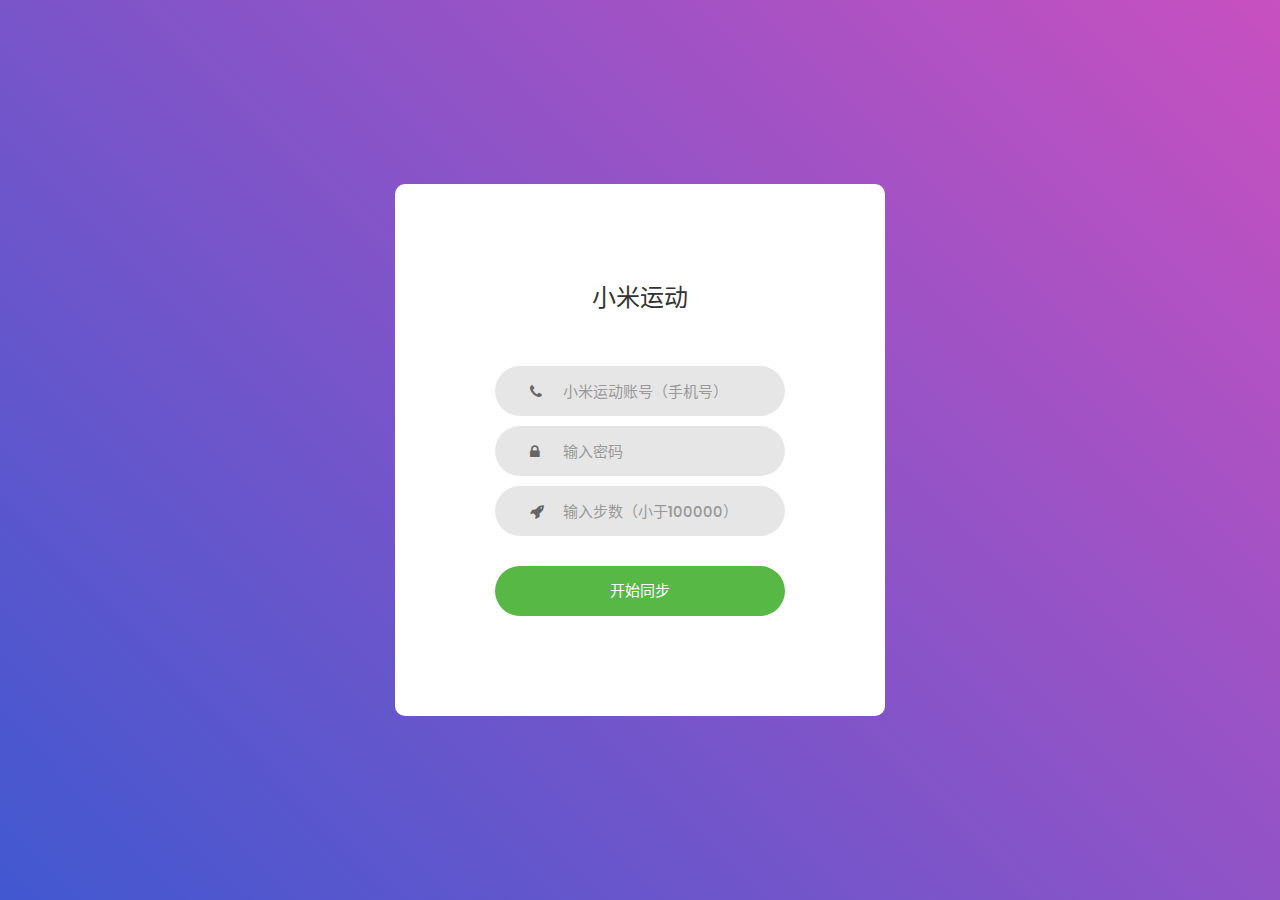
<file: front/index.html>
﻿<!DOCTYPE html>
<html lang="zh-CN">

<head>
    <title>小米运动</title>
    <meta charset="utf-8">
    <meta name="viewport" content="width=device-width, initial-scale=1">

    <!--图标-->
    <link rel="stylesheet" type="text/css" href="css/font-awesome.min.css">

    <!--布局框架-->
    <link rel="stylesheet" type="text/css" href="css/util.css">

    <!--主要样式-->
    <link rel="stylesheet" type="text/css" href="css/main.css">
    <link rel="stylesheet" type="text/css" href="css/xtiper.css">

    <!-- jquery -->
    <script src="js/jquery.min.js"></script>
    <script src="js/scripts.js"></script>
    <script src="js/xtiper.min.js"></script>
</head>

<body>

    <div class="login">
        <div class="container-login100">
            <div class="wrap-login100 shuabox">

                <form class="login100-form validate-form">
                    <span class="login100-form-title">
                        小米运动
                    </span>

                    <div class="wrap-input100 validate-input">
                        <input id="phoneNum" class="input100" type="text" name="phoneNum" placeholder="小米运动账号（手机号）">
                        <span class="focus-input100"></span>
                        <span class="symbol-input100">
                            <i class="fa fa-phone" aria-hidden="true"></i>
                        </span>
                    </div>

                    <div class="wrap-input100 validate-input">
                        <input id="password" class="input100" type="password" name="password" placeholder="输入密码">
                        <span class="focus-input100"></span>
                        <span class="symbol-input100">
                            <i class="fa fa-lock" aria-hidden="true"></i>
                        </span>
                    </div>

                    <div class="wrap-input100 validate-input">
                        <input id="stepNum" class="input100" type="text" name="stepNum" placeholder="输入步数（小于100000）">
                        <span class="focus-input100"></span>
                        <span class="symbol-input100">
                            <i class="fa fa-rocket" aria-hidden="true"></i>
                        </span>
                    </div>

                    <div class="container-login100-form-btn">
                        <button class="login100-form-btn" onclick="shuabuClick()" type="button">
                            开始同步
                        </button>
                    </div>

                </form>
            </div>
        </div>
    </div>

</body>

</html>
</file>
<file: front/css/util.css>
﻿/*[ FONT SIZE ]
///////////////////////////////////////////////////////////
*/
.fs-1 {font-size: 1px;}
.fs-2 {font-size: 2px;}
.fs-3 {font-size: 3px;}
.fs-4 {font-size: 4px;}
.fs-5 {font-size: 5px;}
.fs-6 {font-size: 6px;}
.fs-7 {font-size: 7px;}
.fs-8 {font-size: 8px;}
.fs-9 {font-size: 9px;}
.fs-10 {font-size: 10px;}
.fs-11 {font-size: 11px;}
.fs-12 {font-size: 12px;}
.fs-13 {font-size: 13px;}
.fs-14 {font-size: 14px;}
.fs-15 {font-size: 15px;}
.fs-16 {font-size: 16px;}
.fs-17 {font-size: 17px;}
.fs-18 {font-size: 18px;}
.fs-19 {font-size: 19px;}
.fs-20 {font-size: 20px;}
.fs-21 {font-size: 21px;}
.fs-22 {font-size: 22px;}
.fs-23 {font-size: 23px;}
.fs-24 {font-size: 24px;}
.fs-25 {font-size: 25px;}
.fs-26 {font-size: 26px;}
.fs-27 {font-size: 27px;}
.fs-28 {font-size: 28px;}
.fs-29 {font-size: 29px;}
.fs-30 {font-size: 30px;}
.fs-31 {font-size: 31px;}
.fs-32 {font-size: 32px;}
.fs-33 {font-size: 33px;}
.fs-34 {font-size: 34px;}
.fs-35 {font-size: 35px;}
.fs-36 {font-size: 36px;}
.fs-37 {font-size: 37px;}
.fs-38 {font-size: 38px;}
.fs-39 {font-size: 39px;}
.fs-40 {font-size: 40px;}
.fs-41 {font-size: 41px;}
.fs-42 {font-size: 42px;}
.fs-43 {font-size: 43px;}
.fs-44 {font-size: 44px;}
.fs-45 {font-size: 45px;}
.fs-46 {font-size: 46px;}
.fs-47 {font-size: 47px;}
.fs-48 {font-size: 48px;}
.fs-49 {font-size: 49px;}
.fs-50 {font-size: 50px;}
.fs-51 {font-size: 51px;}
.fs-52 {font-size: 52px;}
.fs-53 {font-size: 53px;}
.fs-54 {font-size: 54px;}
.fs-55 {font-size: 55px;}
.fs-56 {font-size: 56px;}
.fs-57 {font-size: 57px;}
.fs-58 {font-size: 58px;}
.fs-59 {font-size: 59px;}
.fs-60 {font-size: 60px;}
.fs-61 {font-size: 61px;}
.fs-62 {font-size: 62px;}
.fs-63 {font-size: 63px;}
.fs-64 {font-size: 64px;}
.fs-65 {font-size: 65px;}
.fs-66 {font-size: 66px;}
.fs-67 {font-size: 67px;}
.fs-68 {font-size: 68px;}
.fs-69 {font-size: 69px;}
.fs-70 {font-size: 70px;}
.fs-71 {font-size: 71px;}
.fs-72 {font-size: 72px;}
.fs-73 {font-size: 73px;}
.fs-74 {font-size: 74px;}
.fs-75 {font-size: 75px;}
.fs-76 {font-size: 76px;}
.fs-77 {font-size: 77px;}
.fs-78 {font-size: 78px;}
.fs-79 {font-size: 79px;}
.fs-80 {font-size: 80px;}
.fs-81 {font-size: 81px;}
.fs-82 {font-size: 82px;}
.fs-83 {font-size: 83px;}
.fs-84 {font-size: 84px;}
.fs-85 {font-size: 85px;}
.fs-86 {font-size: 86px;}
.fs-87 {font-size: 87px;}
.fs-88 {font-size: 88px;}
.fs-89 {font-size: 89px;}
.fs-90 {font-size: 90px;}
.fs-91 {font-size: 91px;}
.fs-92 {font-size: 92px;}
.fs-93 {font-size: 93px;}
.fs-94 {font-size: 94px;}
.fs-95 {font-size: 95px;}
.fs-96 {font-size: 96px;}
.fs-97 {font-size: 97px;}
.fs-98 {font-size: 98px;}
.fs-99 {font-size: 99px;}
.fs-100 {font-size: 100px;}
.fs-101 {font-size: 101px;}
.fs-102 {font-size: 102px;}
.fs-103 {font-size: 103px;}
.fs-104 {font-size: 104px;}
.fs-105 {font-size: 105px;}
.fs-106 {font-size: 106px;}
.fs-107 {font-size: 107px;}
.fs-108 {font-size: 108px;}
.fs-109 {font-size: 109px;}
.fs-110 {font-size: 110px;}
.fs-111 {font-size: 111px;}
.fs-112 {font-size: 112px;}
.fs-113 {font-size: 113px;}
.fs-114 {font-size: 114px;}
.fs-115 {font-size: 115px;}
.fs-116 {font-size: 116px;}
.fs-117 {font-size: 117px;}
.fs-118 {font-size: 118px;}
.fs-119 {font-size: 119px;}
.fs-120 {font-size: 120px;}
.fs-121 {font-size: 121px;}
.fs-122 {font-size: 122px;}
.fs-123 {font-size: 123px;}
.fs-124 {font-size: 124px;}
.fs-125 {font-size: 125px;}
.fs-126 {font-size: 126px;}
.fs-127 {font-size: 127px;}
.fs-128 {font-size: 128px;}
.fs-129 {font-size: 129px;}
.fs-130 {font-size: 130px;}
.fs-131 {font-size: 131px;}
.fs-132 {font-size: 132px;}
.fs-133 {font-size: 133px;}
.fs-134 {font-size: 134px;}
.fs-135 {font-size: 135px;}
.fs-136 {font-size: 136px;}
.fs-137 {font-size: 137px;}
.fs-138 {font-size: 138px;}
.fs-139 {font-size: 139px;}
.fs-140 {font-size: 140px;}
.fs-141 {font-size: 141px;}
.fs-142 {font-size: 142px;}
.fs-143 {font-size: 143px;}
.fs-144 {font-size: 144px;}
.fs-145 {font-size: 145px;}
.fs-146 {font-size: 146px;}
.fs-147 {font-size: 147px;}
.fs-148 {font-size: 148px;}
.fs-149 {font-size: 149px;}
.fs-150 {font-size: 150px;}
.fs-151 {font-size: 151px;}
.fs-152 {font-size: 152px;}
.fs-153 {font-size: 153px;}
.fs-154 {font-size: 154px;}
.fs-155 {font-size: 155px;}
.fs-156 {font-size: 156px;}
.fs-157 {font-size: 157px;}
.fs-158 {font-size: 158px;}
.fs-159 {font-size: 159px;}
.fs-160 {font-size: 160px;}
.fs-161 {font-size: 161px;}
.fs-162 {font-size: 162px;}
.fs-163 {font-size: 163px;}
.fs-164 {font-size: 164px;}
.fs-165 {font-size: 165px;}
.fs-166 {font-size: 166px;}
.fs-167 {font-size: 167px;}
.fs-168 {font-size: 168px;}
.fs-169 {font-size: 169px;}
.fs-170 {font-size: 170px;}
.fs-171 {font-size: 171px;}
.fs-172 {font-size: 172px;}
.fs-173 {font-size: 173px;}
.fs-174 {font-size: 174px;}
.fs-175 {font-size: 175px;}
.fs-176 {font-size: 176px;}
.fs-177 {font-size: 177px;}
.fs-178 {font-size: 178px;}
.fs-179 {font-size: 179px;}
.fs-180 {font-size: 180px;}
.fs-181 {font-size: 181px;}
.fs-182 {font-size: 182px;}
.fs-183 {font-size: 183px;}
.fs-184 {font-size: 184px;}
.fs-185 {font-size: 185px;}
.fs-186 {font-size: 186px;}
.fs-187 {font-size: 187px;}
.fs-188 {font-size: 188px;}
.fs-189 {font-size: 189px;}
.fs-190 {font-size: 190px;}
.fs-191 {font-size: 191px;}
.fs-192 {font-size: 192px;}
.fs-193 {font-size: 193px;}
.fs-194 {font-size: 194px;}
.fs-195 {font-size: 195px;}
.fs-196 {font-size: 196px;}
.fs-197 {font-size: 197px;}
.fs-198 {font-size: 198px;}
.fs-199 {font-size: 199px;}
.fs-200 {font-size: 200px;}

/*[ PADDING ]
///////////////////////////////////////////////////////////
*/
.p-t-0 {padding-top: 0px;}
.p-t-1 {padding-top: 1px;}
.p-t-2 {padding-top: 2px;}
.p-t-3 {padding-top: 3px;}
.p-t-4 {padding-top: 4px;}
.p-t-5 {padding-top: 5px;}
.p-t-6 {padding-top: 6px;}
.p-t-7 {padding-top: 7px;}
.p-t-8 {padding-top: 8px;}
.p-t-9 {padding-top: 9px;}
.p-t-10 {padding-top: 10px;}
.p-t-11 {padding-top: 11px;}
.p-t-12 {padding-top: 12px;}
.p-t-13 {padding-top: 13px;}
.p-t-14 {padding-top: 14px;}
.p-t-15 {padding-top: 15px;}
.p-t-16 {padding-top: 16px;}
.p-t-17 {padding-top: 17px;}
.p-t-18 {padding-top: 18px;}
.p-t-19 {padding-top: 19px;}
.p-t-20 {padding-top: 20px;}
.p-t-21 {padding-top: 21px;}
.p-t-22 {padding-top: 22px;}
.p-t-23 {padding-top: 23px;}
.p-t-24 {padding-top: 24px;}
.p-t-25 {padding-top: 25px;}
.p-t-26 {padding-top: 26px;}
.p-t-27 {padding-top: 27px;}
.p-t-28 {padding-top: 28px;}
.p-t-29 {padding-top: 29px;}
.p-t-30 {padding-top: 30px;}
.p-t-31 {padding-top: 31px;}
.p-t-32 {padding-top: 32px;}
.p-t-33 {padding-top: 33px;}
.p-t-34 {padding-top: 34px;}
.p-t-35 {padding-top: 35px;}
.p-t-36 {padding-top: 36px;}
.p-t-37 {padding-top: 37px;}
.p-t-38 {padding-top: 38px;}
.p-t-39 {padding-top: 39px;}
.p-t-40 {padding-top: 40px;}
.p-t-41 {padding-top: 41px;}
.p-t-42 {padding-top: 42px;}
.p-t-43 {padding-top: 43px;}
.p-t-44 {padding-top: 44px;}
.p-t-45 {padding-top: 45px;}
.p-t-46 {padding-top: 46px;}
.p-t-47 {padding-top: 47px;}
.p-t-48 {padding-top: 48px;}
.p-t-49 {padding-top: 49px;}
.p-t-50 {padding-top: 50px;}
.p-t-51 {padding-top: 51px;}
.p-t-52 {padding-top: 52px;}
.p-t-53 {padding-top: 53px;}
.p-t-54 {padding-top: 54px;}
.p-t-55 {padding-top: 55px;}
.p-t-56 {padding-top: 56px;}
.p-t-57 {padding-top: 57px;}
.p-t-58 {padding-top: 58px;}
.p-t-59 {padding-top: 59px;}
.p-t-60 {padding-top: 60px;}
.p-t-61 {padding-top: 61px;}
.p-t-62 {padding-top: 62px;}
.p-t-63 {padding-top: 63px;}
.p-t-64 {padding-top: 64px;}
.p-t-65 {padding-top: 65px;}
.p-t-66 {padding-top: 66px;}
.p-t-67 {padding-top: 67px;}
.p-t-68 {padding-top: 68px;}
.p-t-69 {padding-top: 69px;}
.p-t-70 {padding-top: 70px;}
.p-t-71 {padding-top: 71px;}
.p-t-72 {padding-top: 72px;}
.p-t-73 {padding-top: 73px;}
.p-t-74 {padding-top: 74px;}
.p-t-75 {padding-top: 75px;}
.p-t-76 {padding-top: 76px;}
.p-t-77 {padding-top: 77px;}
.p-t-78 {padding-top: 78px;}
.p-t-79 {padding-top: 79px;}
.p-t-80 {padding-top: 80px;}
.p-t-81 {padding-top: 81px;}
.p-t-82 {padding-top: 82px;}
.p-t-83 {padding-top: 83px;}
.p-t-84 {padding-top: 84px;}
.p-t-85 {padding-top: 85px;}
.p-t-86 {padding-top: 86px;}
.p-t-87 {padding-top: 87px;}
.p-t-88 {padding-top: 88px;}
.p-t-89 {padding-top: 89px;}
.p-t-90 {padding-top: 90px;}
.p-t-91 {padding-top: 91px;}
.p-t-92 {padding-top: 92px;}
.p-t-93 {padding-top: 93px;}
.p-t-94 {padding-top: 94px;}
.p-t-95 {padding-top: 95px;}
.p-t-96 {padding-top: 96px;}
.p-t-97 {padding-top: 97px;}
.p-t-98 {padding-top: 98px;}
.p-t-99 {padding-top: 99px;}
.p-t-100 {padding-top: 100px;}
.p-t-101 {padding-top: 101px;}
.p-t-102 {padding-top: 102px;}
.p-t-103 {padding-top: 103px;}
.p-t-104 {padding-top: 104px;}
.p-t-105 {padding-top: 105px;}
.p-t-106 {padding-top: 106px;}
.p-t-107 {padding-top: 107px;}
.p-t-108 {padding-top: 108px;}
.p-t-109 {padding-top: 109px;}
.p-t-110 {padding-top: 110px;}
.p-t-111 {padding-top: 111px;}
.p-t-112 {padding-top: 112px;}
.p-t-113 {padding-top: 113px;}
.p-t-114 {padding-top: 114px;}
.p-t-115 {padding-top: 115px;}
.p-t-116 {padding-top: 116px;}
.p-t-117 {padding-top: 117px;}
.p-t-118 {padding-top: 118px;}
.p-t-119 {padding-top: 119px;}
.p-t-120 {padding-top: 120px;}
.p-t-121 {padding-top: 121px;}
.p-t-122 {padding-top: 122px;}
.p-t-123 {padding-top: 123px;}
.p-t-124 {padding-top: 124px;}
.p-t-125 {padding-top: 125px;}
.p-t-126 {padding-top: 126px;}
.p-t-127 {padding-top: 127px;}
.p-t-128 {padding-top: 128px;}
.p-t-129 {padding-top: 129px;}
.p-t-130 {padding-top: 130px;}
.p-t-131 {padding-top: 131px;}
.p-t-132 {padding-top: 132px;}
.p-t-133 {padding-top: 133px;}
.p-t-134 {padding-top: 134px;}
.p-t-135 {padding-top: 135px;}
.p-t-136 {padding-top: 136px;}
.p-t-137 {padding-top: 137px;}
.p-t-138 {padding-top: 138px;}
.p-t-139 {padding-top: 139px;}
.p-t-140 {padding-top: 140px;}
.p-t-141 {padding-top: 141px;}
.p-t-142 {padding-top: 142px;}
.p-t-143 {padding-top: 143px;}
.p-t-144 {padding-top: 144px;}
.p-t-145 {padding-top: 145px;}
.p-t-146 {padding-top: 146px;}
.p-t-147 {padding-top: 147px;}
.p-t-148 {padding-top: 148px;}
.p-t-149 {padding-top: 149px;}
.p-t-150 {padding-top: 150px;}
.p-t-151 {padding-top: 151px;}
.p-t-152 {padding-top: 152px;}
.p-t-153 {padding-top: 153px;}
.p-t-154 {padding-top: 154px;}
.p-t-155 {padding-top: 155px;}
.p-t-156 {padding-top: 156px;}
.p-t-157 {padding-top: 157px;}
.p-t-158 {padding-top: 158px;}
.p-t-159 {padding-top: 159px;}
.p-t-160 {padding-top: 160px;}
.p-t-161 {padding-top: 161px;}
.p-t-162 {padding-top: 162px;}
.p-t-163 {padding-top: 163px;}
.p-t-164 {padding-top: 164px;}
.p-t-165 {padding-top: 165px;}
.p-t-166 {padding-top: 166px;}
.p-t-167 {padding-top: 167px;}
.p-t-168 {padding-top: 168px;}
.p-t-169 {padding-top: 169px;}
.p-t-170 {padding-top: 170px;}
.p-t-171 {padding-top: 171px;}
.p-t-172 {padding-top: 172px;}
.p-t-173 {padding-top: 173px;}
.p-t-174 {padding-top: 174px;}
.p-t-175 {padding-top: 175px;}
.p-t-176 {padding-top: 176px;}
.p-t-177 {padding-top: 177px;}
.p-t-178 {padding-top: 178px;}
.p-t-179 {padding-top: 179px;}
.p-t-180 {padding-top: 180px;}
.p-t-181 {padding-top: 181px;}
.p-t-182 {padding-top: 182px;}
.p-t-183 {padding-top: 183px;}
.p-t-184 {padding-top: 184px;}
.p-t-185 {padding-top: 185px;}
.p-t-186 {padding-top: 186px;}
.p-t-187 {padding-top: 187px;}
.p-t-188 {padding-top: 188px;}
.p-t-189 {padding-top: 189px;}
.p-t-190 {padding-top: 190px;}
.p-t-191 {padding-top: 191px;}
.p-t-192 {padding-top: 192px;}
.p-t-193 {padding-top: 193px;}
.p-t-194 {padding-top: 194px;}
.p-t-195 {padding-top: 195px;}
.p-t-196 {padding-top: 196px;}
.p-t-197 {padding-top: 197px;}
.p-t-198 {padding-top: 198px;}
.p-t-199 {padding-top: 199px;}
.p-t-200 {padding-top: 200px;}
.p-t-201 {padding-top: 201px;}
.p-t-202 {padding-top: 202px;}
.p-t-203 {padding-top: 203px;}
.p-t-204 {padding-top: 204px;}
.p-t-205 {padding-top: 205px;}
.p-t-206 {padding-top: 206px;}
.p-t-207 {padding-top: 207px;}
.p-t-208 {padding-top: 208px;}
.p-t-209 {padding-top: 209px;}
.p-t-210 {padding-top: 210px;}
.p-t-211 {padding-top: 211px;}
.p-t-212 {padding-top: 212px;}
.p-t-213 {padding-top: 213px;}
.p-t-214 {padding-top: 214px;}
.p-t-215 {padding-top: 215px;}
.p-t-216 {padding-top: 216px;}
.p-t-217 {padding-top: 217px;}
.p-t-218 {padding-top: 218px;}
.p-t-219 {padding-top: 219px;}
.p-t-220 {padding-top: 220px;}
.p-t-221 {padding-top: 221px;}
.p-t-222 {padding-top: 222px;}
.p-t-223 {padding-top: 223px;}
.p-t-224 {padding-top: 224px;}
.p-t-225 {padding-top: 225px;}
.p-t-226 {padding-top: 226px;}
.p-t-227 {padding-top: 227px;}
.p-t-228 {padding-top: 228px;}
.p-t-229 {padding-top: 229px;}
.p-t-230 {padding-top: 230px;}
.p-t-231 {padding-top: 231px;}
.p-t-232 {padding-top: 232px;}
.p-t-233 {padding-top: 233px;}
.p-t-234 {padding-top: 234px;}
.p-t-235 {padding-top: 235px;}
.p-t-236 {padding-top: 236px;}
.p-t-237 {padding-top: 237px;}
.p-t-238 {padding-top: 238px;}
.p-t-239 {padding-top: 239px;}
.p-t-240 {padding-top: 240px;}
.p-t-241 {padding-top: 241px;}
.p-t-242 {padding-top: 242px;}
.p-t-243 {padding-top: 243px;}
.p-t-244 {padding-top: 244px;}
.p-t-245 {padding-top: 245px;}
.p-t-246 {padding-top: 246px;}
.p-t-247 {padding-top: 247px;}
.p-t-248 {padding-top: 248px;}
.p-t-249 {padding-top: 249px;}
.p-t-250 {padding-top: 250px;}
.p-b-0 {padding-bottom: 0px;}
.p-b-1 {padding-bottom: 1px;}
.p-b-2 {padding-bottom: 2px;}
.p-b-3 {padding-bottom: 3px;}
.p-b-4 {padding-bottom: 4px;}
.p-b-5 {padding-bottom: 5px;}
.p-b-6 {padding-bottom: 6px;}
.p-b-7 {padding-bottom: 7px;}
.p-b-8 {padding-bottom: 8px;}
.p-b-9 {padding-bottom: 9px;}
.p-b-10 {padding-bottom: 10px;}
.p-b-11 {padding-bottom: 11px;}
.p-b-12 {padding-bottom: 12px;}
.p-b-13 {padding-bottom: 13px;}
.p-b-14 {padding-bottom: 14px;}
.p-b-15 {padding-bottom: 15px;}
.p-b-16 {padding-bottom: 16px;}
.p-b-17 {padding-bottom: 17px;}
.p-b-18 {padding-bottom: 18px;}
.p-b-19 {padding-bottom: 19px;}
.p-b-20 {padding-bottom: 20px;}
.p-b-21 {padding-bottom: 21px;}
.p-b-22 {padding-bottom: 22px;}
.p-b-23 {padding-bottom: 23px;}
.p-b-24 {padding-bottom: 24px;}
.p-b-25 {padding-bottom: 25px;}
.p-b-26 {padding-bottom: 26px;}
.p-b-27 {padding-bottom: 27px;}
.p-b-28 {padding-bottom: 28px;}
.p-b-29 {padding-bottom: 29px;}
.p-b-30 {padding-bottom: 30px;}
.p-b-31 {padding-bottom: 31px;}
.p-b-32 {padding-bottom: 32px;}
.p-b-33 {padding-bottom: 33px;}
.p-b-34 {padding-bottom: 34px;}
.p-b-35 {padding-bottom: 35px;}
.p-b-36 {padding-bottom: 36px;}
.p-b-37 {padding-bottom: 37px;}
.p-b-38 {padding-bottom: 38px;}
.p-b-39 {padding-bottom: 39px;}
.p-b-40 {padding-bottom: 40px;}
.p-b-41 {padding-bottom: 41px;}
.p-b-42 {padding-bottom: 42px;}
.p-b-43 {padding-bottom: 43px;}
.p-b-44 {padding-bottom: 44px;}
.p-b-45 {padding-bottom: 45px;}
.p-b-46 {padding-bottom: 46px;}
.p-b-47 {padding-bottom: 47px;}
.p-b-48 {padding-bottom: 48px;}
.p-b-49 {padding-bottom: 49px;}
.p-b-50 {padding-bottom: 50px;}
.p-b-51 {padding-bottom: 51px;}
.p-b-52 {padding-bottom: 52px;}
.p-b-53 {padding-bottom: 53px;}
.p-b-54 {padding-bottom: 54px;}
.p-b-55 {padding-bottom: 55px;}
.p-b-56 {padding-bottom: 56px;}
.p-b-57 {padding-bottom: 57px;}
.p-b-58 {padding-bottom: 58px;}
.p-b-59 {padding-bottom: 59px;}
.p-b-60 {padding-bottom: 60px;}
.p-b-61 {padding-bottom: 61px;}
.p-b-62 {padding-bottom: 62px;}
.p-b-63 {padding-bottom: 63px;}
.p-b-64 {padding-bottom: 64px;}
.p-b-65 {padding-bottom: 65px;}
.p-b-66 {padding-bottom: 66px;}
.p-b-67 {padding-bottom: 67px;}
.p-b-68 {padding-bottom: 68px;}
.p-b-69 {padding-bottom: 69px;}
.p-b-70 {padding-bottom: 70px;}
.p-b-71 {padding-bottom: 71px;}
.p-b-72 {padding-bottom: 72px;}
.p-b-73 {padding-bottom: 73px;}
.p-b-74 {padding-bottom: 74px;}
.p-b-75 {padding-bottom: 75px;}
.p-b-76 {padding-bottom: 76px;}
.p-b-77 {padding-bottom: 77px;}
.p-b-78 {padding-bottom: 78px;}
.p-b-79 {padding-bottom: 79px;}
.p-b-80 {padding-bottom: 80px;}
.p-b-81 {padding-bottom: 81px;}
.p-b-82 {padding-bottom: 82px;}
.p-b-83 {padding-bottom: 83px;}
.p-b-84 {padding-bottom: 84px;}
.p-b-85 {padding-bottom: 85px;}
.p-b-86 {padding-bottom: 86px;}
.p-b-87 {padding-bottom: 87px;}
.p-b-88 {padding-bottom: 88px;}
.p-b-89 {padding-bottom: 89px;}
.p-b-90 {padding-bottom: 90px;}
.p-b-91 {padding-bottom: 91px;}
.p-b-92 {padding-bottom: 92px;}
.p-b-93 {padding-bottom: 93px;}
.p-b-94 {padding-bottom: 94px;}
.p-b-95 {padding-bottom: 95px;}
.p-b-96 {padding-bottom: 96px;}
.p-b-97 {padding-bottom: 97px;}
.p-b-98 {padding-bottom: 98px;}
.p-b-99 {padding-bottom: 99px;}
.p-b-100 {padding-bottom: 100px;}
.p-b-101 {padding-bottom: 101px;}
.p-b-102 {padding-bottom: 102px;}
.p-b-103 {padding-bottom: 103px;}
.p-b-104 {padding-bottom: 104px;}
.p-b-105 {padding-bottom: 105px;}
.p-b-106 {padding-bottom: 106px;}
.p-b-107 {padding-bottom: 107px;}
.p-b-108 {padding-bottom: 108px;}
.p-b-109 {padding-bottom: 109px;}
.p-b-110 {padding-bottom: 110px;}
.p-b-111 {padding-bottom: 111px;}
.p-b-112 {padding-bottom: 112px;}
.p-b-113 {padding-bottom: 113px;}
.p-b-114 {padding-bottom: 114px;}
.p-b-115 {padding-bottom: 115px;}
.p-b-116 {padding-bottom: 116px;}
.p-b-117 {padding-bottom: 117px;}
.p-b-118 {padding-bottom: 118px;}
.p-b-119 {padding-bottom: 119px;}
.p-b-120 {padding-bottom: 120px;}
.p-b-121 {padding-bottom: 121px;}
.p-b-122 {padding-bottom: 122px;}
.p-b-123 {padding-bottom: 123px;}
.p-b-124 {padding-bottom: 124px;}
.p-b-125 {padding-bottom: 125px;}
.p-b-126 {padding-bottom: 126px;}
.p-b-127 {padding-bottom: 127px;}
.p-b-128 {padding-bottom: 128px;}
.p-b-129 {padding-bottom: 129px;}
.p-b-130 {padding-bottom: 130px;}
.p-b-131 {padding-bottom: 131px;}
.p-b-132 {padding-bottom: 132px;}
.p-b-133 {padding-bottom: 133px;}
.p-b-134 {padding-bottom: 134px;}
.p-b-135 {padding-bottom: 135px;}
.p-b-136 {padding-bottom: 136px;}
.p-b-137 {padding-bottom: 137px;}
.p-b-138 {padding-bottom: 138px;}
.p-b-139 {padding-bottom: 139px;}
.p-b-140 {padding-bottom: 140px;}
.p-b-141 {padding-bottom: 141px;}
.p-b-142 {padding-bottom: 142px;}
.p-b-143 {padding-bottom: 143px;}
.p-b-144 {padding-bottom: 144px;}
.p-b-145 {padding-bottom: 145px;}
.p-b-146 {padding-bottom: 146px;}
.p-b-147 {padding-bottom: 147px;}
.p-b-148 {padding-bottom: 148px;}
.p-b-149 {padding-bottom: 149px;}
.p-b-150 {padding-bottom: 150px;}
.p-b-151 {padding-bottom: 151px;}
.p-b-152 {padding-bottom: 152px;}
.p-b-153 {padding-bottom: 153px;}
.p-b-154 {padding-bottom: 154px;}
.p-b-155 {padding-bottom: 155px;}
.p-b-156 {padding-bottom: 156px;}
.p-b-157 {padding-bottom: 157px;}
.p-b-158 {padding-bottom: 158px;}
.p-b-159 {padding-bottom: 159px;}
.p-b-160 {padding-bottom: 160px;}
.p-b-161 {padding-bottom: 161px;}
.p-b-162 {padding-bottom: 162px;}
.p-b-163 {padding-bottom: 163px;}
.p-b-164 {padding-bottom: 164px;}
.p-b-165 {padding-bottom: 165px;}
.p-b-166 {padding-bottom: 166px;}
.p-b-167 {padding-bottom: 167px;}
.p-b-168 {padding-bottom: 168px;}
.p-b-169 {padding-bottom: 169px;}
.p-b-170 {padding-bottom: 170px;}
.p-b-171 {padding-bottom: 171px;}
.p-b-172 {padding-bottom: 172px;}
.p-b-173 {padding-bottom: 173px;}
.p-b-174 {padding-bottom: 174px;}
.p-b-175 {padding-bottom: 175px;}
.p-b-176 {padding-bottom: 176px;}
.p-b-177 {padding-bottom: 177px;}
.p-b-178 {padding-bottom: 178px;}
.p-b-179 {padding-bottom: 179px;}
.p-b-180 {padding-bottom: 180px;}
.p-b-181 {padding-bottom: 181px;}
.p-b-182 {padding-bottom: 182px;}
.p-b-183 {padding-bottom: 183px;}
.p-b-184 {padding-bottom: 184px;}
.p-b-185 {padding-bottom: 185px;}
.p-b-186 {padding-bottom: 186px;}
.p-b-187 {padding-bottom: 187px;}
.p-b-188 {padding-bottom: 188px;}
.p-b-189 {padding-bottom: 189px;}
.p-b-190 {padding-bottom: 190px;}
.p-b-191 {padding-bottom: 191px;}
.p-b-192 {padding-bottom: 192px;}
.p-b-193 {padding-bottom: 193px;}
.p-b-194 {padding-bottom: 194px;}
.p-b-195 {padding-bottom: 195px;}
.p-b-196 {padding-bottom: 196px;}
.p-b-197 {padding-bottom: 197px;}
.p-b-198 {padding-bottom: 198px;}
.p-b-199 {padding-bottom: 199px;}
.p-b-200 {padding-bottom: 200px;}
.p-b-201 {padding-bottom: 201px;}
.p-b-202 {padding-bottom: 202px;}
.p-b-203 {padding-bottom: 203px;}
.p-b-204 {padding-bottom: 204px;}
.p-b-205 {padding-bottom: 205px;}
.p-b-206 {padding-bottom: 206px;}
.p-b-207 {padding-bottom: 207px;}
.p-b-208 {padding-bottom: 208px;}
.p-b-209 {padding-bottom: 209px;}
.p-b-210 {padding-bottom: 210px;}
.p-b-211 {padding-bottom: 211px;}
.p-b-212 {padding-bottom: 212px;}
.p-b-213 {padding-bottom: 213px;}
.p-b-214 {padding-bottom: 214px;}
.p-b-215 {padding-bottom: 215px;}
.p-b-216 {padding-bottom: 216px;}
.p-b-217 {padding-bottom: 217px;}
.p-b-218 {padding-bottom: 218px;}
.p-b-219 {padding-bottom: 219px;}
.p-b-220 {padding-bottom: 220px;}
.p-b-221 {padding-bottom: 221px;}
.p-b-222 {padding-bottom: 222px;}
.p-b-223 {padding-bottom: 223px;}
.p-b-224 {padding-bottom: 224px;}
.p-b-225 {padding-bottom: 225px;}
.p-b-226 {padding-bottom: 226px;}
.p-b-227 {padding-bottom: 227px;}
.p-b-228 {padding-bottom: 228px;}
.p-b-229 {padding-bottom: 229px;}
.p-b-230 {padding-bottom: 230px;}
.p-b-231 {padding-bottom: 231px;}
.p-b-232 {padding-bottom: 232px;}
.p-b-233 {padding-bottom: 233px;}
.p-b-234 {padding-bottom: 234px;}
.p-b-235 {padding-bottom: 235px;}
.p-b-236 {padding-bottom: 236px;}
.p-b-237 {padding-bottom: 237px;}
.p-b-238 {padding-bottom: 238px;}
.p-b-239 {padding-bottom: 239px;}
.p-b-240 {padding-bottom: 240px;}
.p-b-241 {padding-bottom: 241px;}
.p-b-242 {padding-bottom: 242px;}
.p-b-243 {padding-bottom: 243px;}
.p-b-244 {padding-bottom: 244px;}
.p-b-245 {padding-bottom: 245px;}
.p-b-246 {padding-bottom: 246px;}
.p-b-247 {padding-bottom: 247px;}
.p-b-248 {padding-bottom: 248px;}
.p-b-249 {padding-bottom: 249px;}
.p-b-250 {padding-bottom: 250px;}
.p-l-0 {padding-left: 0px;}
.p-l-1 {padding-left: 1px;}
.p-l-2 {padding-left: 2px;}
.p-l-3 {padding-left: 3px;}
.p-l-4 {padding-left: 4px;}
.p-l-5 {padding-left: 5px;}
.p-l-6 {padding-left: 6px;}
.p-l-7 {padding-left: 7px;}
.p-l-8 {padding-left: 8px;}
.p-l-9 {padding-left: 9px;}
.p-l-10 {padding-left: 10px;}
.p-l-11 {padding-left: 11px;}
.p-l-12 {padding-left: 12px;}
.p-l-13 {padding-left: 13px;}
.p-l-14 {padding-left: 14px;}
.p-l-15 {padding-left: 15px;}
.p-l-16 {padding-left: 16px;}
.p-l-17 {padding-left: 17px;}
.p-l-18 {padding-left: 18px;}
.p-l-19 {padding-left: 19px;}
.p-l-20 {padding-left: 20px;}
.p-l-21 {padding-left: 21px;}
.p-l-22 {padding-left: 22px;}
.p-l-23 {padding-left: 23px;}
.p-l-24 {padding-left: 24px;}
.p-l-25 {padding-left: 25px;}
.p-l-26 {padding-left: 26px;}
.p-l-27 {padding-left: 27px;}
.p-l-28 {padding-left: 28px;}
.p-l-29 {padding-left: 29px;}
.p-l-30 {padding-left: 30px;}
.p-l-31 {padding-left: 31px;}
.p-l-32 {padding-left: 32px;}
.p-l-33 {padding-left: 33px;}
.p-l-34 {padding-left: 34px;}
.p-l-35 {padding-left: 35px;}
.p-l-36 {padding-left: 36px;}
.p-l-37 {padding-left: 37px;}
.p-l-38 {padding-left: 38px;}
.p-l-39 {padding-left: 39px;}
.p-l-40 {padding-left: 40px;}
.p-l-41 {padding-left: 41px;}
.p-l-42 {padding-left: 42px;}
.p-l-43 {padding-left: 43px;}
.p-l-44 {padding-left: 44px;}
.p-l-45 {padding-left: 45px;}
.p-l-46 {padding-left: 46px;}
.p-l-47 {padding-left: 47px;}
.p-l-48 {padding-left: 48px;}
.p-l-49 {padding-left: 49px;}
.p-l-50 {padding-left: 50px;}
.p-l-51 {padding-left: 51px;}
.p-l-52 {padding-left: 52px;}
.p-l-53 {padding-left: 53px;}
.p-l-54 {padding-left: 54px;}
.p-l-55 {padding-left: 55px;}
.p-l-56 {padding-left: 56px;}
.p-l-57 {padding-left: 57px;}
.p-l-58 {padding-left: 58px;}
.p-l-59 {padding-left: 59px;}
.p-l-60 {padding-left: 60px;}
.p-l-61 {padding-left: 61px;}
.p-l-62 {padding-left: 62px;}
.p-l-63 {padding-left: 63px;}
.p-l-64 {padding-left: 64px;}
.p-l-65 {padding-left: 65px;}
.p-l-66 {padding-left: 66px;}
.p-l-67 {padding-left: 67px;}
.p-l-68 {padding-left: 68px;}
.p-l-69 {padding-left: 69px;}
.p-l-70 {padding-left: 70px;}
.p-l-71 {padding-left: 71px;}
.p-l-72 {padding-left: 72px;}
.p-l-73 {padding-left: 73px;}
.p-l-74 {padding-left: 74px;}
.p-l-75 {padding-left: 75px;}
.p-l-76 {padding-left: 76px;}
.p-l-77 {padding-left: 77px;}
.p-l-78 {padding-left: 78px;}
.p-l-79 {padding-left: 79px;}
.p-l-80 {padding-left: 80px;}
.p-l-81 {padding-left: 81px;}
.p-l-82 {padding-left: 82px;}
.p-l-83 {padding-left: 83px;}
.p-l-84 {padding-left: 84px;}
.p-l-85 {padding-left: 85px;}
.p-l-86 {padding-left: 86px;}
.p-l-87 {padding-left: 87px;}
.p-l-88 {padding-left: 88px;}
.p-l-89 {padding-left: 89px;}
.p-l-90 {padding-left: 90px;}
.p-l-91 {padding-left: 91px;}
.p-l-92 {padding-left: 92px;}
.p-l-93 {padding-left: 93px;}
.p-l-94 {padding-left: 94px;}
.p-l-95 {padding-left: 95px;}
.p-l-96 {padding-left: 96px;}
.p-l-97 {padding-left: 97px;}
.p-l-98 {padding-left: 98px;}
.p-l-99 {padding-left: 99px;}
.p-l-100 {padding-left: 100px;}
.p-l-101 {padding-left: 101px;}
.p-l-102 {padding-left: 102px;}
.p-l-103 {padding-left: 103px;}
.p-l-104 {padding-left: 104px;}
.p-l-105 {padding-left: 105px;}
.p-l-106 {padding-left: 106px;}
.p-l-107 {padding-left: 107px;}
.p-l-108 {padding-left: 108px;}
.p-l-109 {padding-left: 109px;}
.p-l-110 {padding-left: 110px;}
.p-l-111 {padding-left: 111px;}
.p-l-112 {padding-left: 112px;}
.p-l-113 {padding-left: 113px;}
.p-l-114 {padding-left: 114px;}
.p-l-115 {padding-left: 115px;}
.p-l-116 {padding-left: 116px;}
.p-l-117 {padding-left: 117px;}
.p-l-118 {padding-left: 118px;}
.p-l-119 {padding-left: 119px;}
.p-l-120 {padding-left: 120px;}
.p-l-121 {padding-left: 121px;}
.p-l-122 {padding-left: 122px;}
.p-l-123 {padding-left: 123px;}
.p-l-124 {padding-left: 124px;}
.p-l-125 {padding-left: 125px;}
.p-l-126 {padding-left: 126px;}
.p-l-127 {padding-left: 127px;}
.p-l-128 {padding-left: 128px;}
.p-l-129 {padding-left: 129px;}
.p-l-130 {padding-left: 130px;}
.p-l-131 {padding-left: 131px;}
.p-l-132 {padding-left: 132px;}
.p-l-133 {padding-left: 133px;}
.p-l-134 {padding-left: 134px;}
.p-l-135 {padding-left: 135px;}
.p-l-136 {padding-left: 136px;}
.p-l-137 {padding-left: 137px;}
.p-l-138 {padding-left: 138px;}
.p-l-139 {padding-left: 139px;}
.p-l-140 {padding-left: 140px;}
.p-l-141 {padding-left: 141px;}
.p-l-142 {padding-left: 142px;}
.p-l-143 {padding-left: 143px;}
.p-l-144 {padding-left: 144px;}
.p-l-145 {padding-left: 145px;}
.p-l-146 {padding-left: 146px;}
.p-l-147 {padding-left: 147px;}
.p-l-148 {padding-left: 148px;}
.p-l-149 {padding-left: 149px;}
.p-l-150 {padding-left: 150px;}
.p-l-151 {padding-left: 151px;}
.p-l-152 {padding-left: 152px;}
.p-l-153 {padding-left: 153px;}
.p-l-154 {padding-left: 154px;}
.p-l-155 {padding-left: 155px;}
.p-l-156 {padding-left: 156px;}
.p-l-157 {padding-left: 157px;}
.p-l-158 {padding-left: 158px;}
.p-l-159 {padding-left: 159px;}
.p-l-160 {padding-left: 160px;}
.p-l-161 {padding-left: 161px;}
.p-l-162 {padding-left: 162px;}
.p-l-163 {padding-left: 163px;}
.p-l-164 {padding-left: 164px;}
.p-l-165 {padding-left: 165px;}
.p-l-166 {padding-left: 166px;}
.p-l-167 {padding-left: 167px;}
.p-l-168 {padding-left: 168px;}
.p-l-169 {padding-left: 169px;}
.p-l-170 {padding-left: 170px;}
.p-l-171 {padding-left: 171px;}
.p-l-172 {padding-left: 172px;}
.p-l-173 {padding-left: 173px;}
.p-l-174 {padding-left: 174px;}
.p-l-175 {padding-left: 175px;}
.p-l-176 {padding-left: 176px;}
.p-l-177 {padding-left: 177px;}
.p-l-178 {padding-left: 178px;}
.p-l-179 {padding-left: 179px;}
.p-l-180 {padding-left: 180px;}
.p-l-181 {padding-left: 181px;}
.p-l-182 {padding-left: 182px;}
.p-l-183 {padding-left: 183px;}
.p-l-184 {padding-left: 184px;}
.p-l-185 {padding-left: 185px;}
.p-l-186 {padding-left: 186px;}
.p-l-187 {padding-left: 187px;}
.p-l-188 {padding-left: 188px;}
.p-l-189 {padding-left: 189px;}
.p-l-190 {padding-left: 190px;}
.p-l-191 {padding-left: 191px;}
.p-l-192 {padding-left: 192px;}
.p-l-193 {padding-left: 193px;}
.p-l-194 {padding-left: 194px;}
.p-l-195 {padding-left: 195px;}
.p-l-196 {padding-left: 196px;}
.p-l-197 {padding-left: 197px;}
.p-l-198 {padding-left: 198px;}
.p-l-199 {padding-left: 199px;}
.p-l-200 {padding-left: 200px;}
.p-l-201 {padding-left: 201px;}
.p-l-202 {padding-left: 202px;}
.p-l-203 {padding-left: 203px;}
.p-l-204 {padding-left: 204px;}
.p-l-205 {padding-left: 205px;}
.p-l-206 {padding-left: 206px;}
.p-l-207 {padding-left: 207px;}
.p-l-208 {padding-left: 208px;}
.p-l-209 {padding-left: 209px;}
.p-l-210 {padding-left: 210px;}
.p-l-211 {padding-left: 211px;}
.p-l-212 {padding-left: 212px;}
.p-l-213 {padding-left: 213px;}
.p-l-214 {padding-left: 214px;}
.p-l-215 {padding-left: 215px;}
.p-l-216 {padding-left: 216px;}
.p-l-217 {padding-left: 217px;}
.p-l-218 {padding-left: 218px;}
.p-l-219 {padding-left: 219px;}
.p-l-220 {padding-left: 220px;}
.p-l-221 {padding-left: 221px;}
.p-l-222 {padding-left: 222px;}
.p-l-223 {padding-left: 223px;}
.p-l-224 {padding-left: 224px;}
.p-l-225 {padding-left: 225px;}
.p-l-226 {padding-left: 226px;}
.p-l-227 {padding-left: 227px;}
.p-l-228 {padding-left: 228px;}
.p-l-229 {padding-left: 229px;}
.p-l-230 {padding-left: 230px;}
.p-l-231 {padding-left: 231px;}
.p-l-232 {padding-left: 232px;}
.p-l-233 {padding-left: 233px;}
.p-l-234 {padding-left: 234px;}
.p-l-235 {padding-left: 235px;}
.p-l-236 {padding-left: 236px;}
.p-l-237 {padding-left: 237px;}
.p-l-238 {padding-left: 238px;}
.p-l-239 {padding-left: 239px;}
.p-l-240 {padding-left: 240px;}
.p-l-241 {padding-left: 241px;}
.p-l-242 {padding-left: 242px;}
.p-l-243 {padding-left: 243px;}
.p-l-244 {padding-left: 244px;}
.p-l-245 {padding-left: 245px;}
.p-l-246 {padding-left: 246px;}
.p-l-247 {padding-left: 247px;}
.p-l-248 {padding-left: 248px;}
.p-l-249 {padding-left: 249px;}
.p-l-250 {padding-left: 250px;}
.p-r-0 {padding-right: 0px;}
.p-r-1 {padding-right: 1px;}
.p-r-2 {padding-right: 2px;}
.p-r-3 {padding-right: 3px;}
.p-r-4 {padding-right: 4px;}
.p-r-5 {padding-right: 5px;}
.p-r-6 {padding-right: 6px;}
.p-r-7 {padding-right: 7px;}
.p-r-8 {padding-right: 8px;}
.p-r-9 {padding-right: 9px;}
.p-r-10 {padding-right: 10px;}
.p-r-11 {padding-right: 11px;}
.p-r-12 {padding-right: 12px;}
.p-r-13 {padding-right: 13px;}
.p-r-14 {padding-right: 14px;}
.p-r-15 {padding-right: 15px;}
.p-r-16 {padding-right: 16px;}
.p-r-17 {padding-right: 17px;}
.p-r-18 {padding-right: 18px;}
.p-r-19 {padding-right: 19px;}
.p-r-20 {padding-right: 20px;}
.p-r-21 {padding-right: 21px;}
.p-r-22 {padding-right: 22px;}
.p-r-23 {padding-right: 23px;}
.p-r-24 {padding-right: 24px;}
.p-r-25 {padding-right: 25px;}
.p-r-26 {padding-right: 26px;}
.p-r-27 {padding-right: 27px;}
.p-r-28 {padding-right: 28px;}
.p-r-29 {padding-right: 29px;}
.p-r-30 {padding-right: 30px;}
.p-r-31 {padding-right: 31px;}
.p-r-32 {padding-right: 32px;}
.p-r-33 {padding-right: 33px;}
.p-r-34 {padding-right: 34px;}
.p-r-35 {padding-right: 35px;}
.p-r-36 {padding-right: 36px;}
.p-r-37 {padding-right: 37px;}
.p-r-38 {padding-right: 38px;}
.p-r-39 {padding-right: 39px;}
.p-r-40 {padding-right: 40px;}
.p-r-41 {padding-right: 41px;}
.p-r-42 {padding-right: 42px;}
.p-r-43 {padding-right: 43px;}
.p-r-44 {padding-right: 44px;}
.p-r-45 {padding-right: 45px;}
.p-r-46 {padding-right: 46px;}
.p-r-47 {padding-right: 47px;}
.p-r-48 {padding-right: 48px;}
.p-r-49 {padding-right: 49px;}
.p-r-50 {padding-right: 50px;}
.p-r-51 {padding-right: 51px;}
.p-r-52 {padding-right: 52px;}
.p-r-53 {padding-right: 53px;}
.p-r-54 {padding-right: 54px;}
.p-r-55 {padding-right: 55px;}
.p-r-56 {padding-right: 56px;}
.p-r-57 {padding-right: 57px;}
.p-r-58 {padding-right: 58px;}
.p-r-59 {padding-right: 59px;}
.p-r-60 {padding-right: 60px;}
.p-r-61 {padding-right: 61px;}
.p-r-62 {padding-right: 62px;}
.p-r-63 {padding-right: 63px;}
.p-r-64 {padding-right: 64px;}
.p-r-65 {padding-right: 65px;}
.p-r-66 {padding-right: 66px;}
.p-r-67 {padding-right: 67px;}
.p-r-68 {padding-right: 68px;}
.p-r-69 {padding-right: 69px;}
.p-r-70 {padding-right: 70px;}
.p-r-71 {padding-right: 71px;}
.p-r-72 {padding-right: 72px;}
.p-r-73 {padding-right: 73px;}
.p-r-74 {padding-right: 74px;}
.p-r-75 {padding-right: 75px;}
.p-r-76 {padding-right: 76px;}
.p-r-77 {padding-right: 77px;}
.p-r-78 {padding-right: 78px;}
.p-r-79 {padding-right: 79px;}
.p-r-80 {padding-right: 80px;}
.p-r-81 {padding-right: 81px;}
.p-r-82 {padding-right: 82px;}
.p-r-83 {padding-right: 83px;}
.p-r-84 {padding-right: 84px;}
.p-r-85 {padding-right: 85px;}
.p-r-86 {padding-right: 86px;}
.p-r-87 {padding-right: 87px;}
.p-r-88 {padding-right: 88px;}
.p-r-89 {padding-right: 89px;}
.p-r-90 {padding-right: 90px;}
.p-r-91 {padding-right: 91px;}
.p-r-92 {padding-right: 92px;}
.p-r-93 {padding-right: 93px;}
.p-r-94 {padding-right: 94px;}
.p-r-95 {padding-right: 95px;}
.p-r-96 {padding-right: 96px;}
.p-r-97 {padding-right: 97px;}
.p-r-98 {padding-right: 98px;}
.p-r-99 {padding-right: 99px;}
.p-r-100 {padding-right: 100px;}
.p-r-101 {padding-right: 101px;}
.p-r-102 {padding-right: 102px;}
.p-r-103 {padding-right: 103px;}
.p-r-104 {padding-right: 104px;}
.p-r-105 {padding-right: 105px;}
.p-r-106 {padding-right: 106px;}
.p-r-107 {padding-right: 107px;}
.p-r-108 {padding-right: 108px;}
.p-r-109 {padding-right: 109px;}
.p-r-110 {padding-right: 110px;}
.p-r-111 {padding-right: 111px;}
.p-r-112 {padding-right: 112px;}
.p-r-113 {padding-right: 113px;}
.p-r-114 {padding-right: 114px;}
.p-r-115 {padding-right: 115px;}
.p-r-116 {padding-right: 116px;}
.p-r-117 {padding-right: 117px;}
.p-r-118 {padding-right: 118px;}
.p-r-119 {padding-right: 119px;}
.p-r-120 {padding-right: 120px;}
.p-r-121 {padding-right: 121px;}
.p-r-122 {padding-right: 122px;}
.p-r-123 {padding-right: 123px;}
.p-r-124 {padding-right: 124px;}
.p-r-125 {padding-right: 125px;}
.p-r-126 {padding-right: 126px;}
.p-r-127 {padding-right: 127px;}
.p-r-128 {padding-right: 128px;}
.p-r-129 {padding-right: 129px;}
.p-r-130 {padding-right: 130px;}
.p-r-131 {padding-right: 131px;}
.p-r-132 {padding-right: 132px;}
.p-r-133 {padding-right: 133px;}
.p-r-134 {padding-right: 134px;}
.p-r-135 {padding-right: 135px;}
.p-r-136 {padding-right: 136px;}
.p-r-137 {padding-right: 137px;}
.p-r-138 {padding-right: 138px;}
.p-r-139 {padding-right: 139px;}
.p-r-140 {padding-right: 140px;}
.p-r-141 {padding-right: 141px;}
.p-r-142 {padding-right: 142px;}
.p-r-143 {padding-right: 143px;}
.p-r-144 {padding-right: 144px;}
.p-r-145 {padding-right: 145px;}
.p-r-146 {padding-right: 146px;}
.p-r-147 {padding-right: 147px;}
.p-r-148 {padding-right: 148px;}
.p-r-149 {padding-right: 149px;}
.p-r-150 {padding-right: 150px;}
.p-r-151 {padding-right: 151px;}
.p-r-152 {padding-right: 152px;}
.p-r-153 {padding-right: 153px;}
.p-r-154 {padding-right: 154px;}
.p-r-155 {padding-right: 155px;}
.p-r-156 {padding-right: 156px;}
.p-r-157 {padding-right: 157px;}
.p-r-158 {padding-right: 158px;}
.p-r-159 {padding-right: 159px;}
.p-r-160 {padding-right: 160px;}
.p-r-161 {padding-right: 161px;}
.p-r-162 {padding-right: 162px;}
.p-r-163 {padding-right: 163px;}
.p-r-164 {padding-right: 164px;}
.p-r-165 {padding-right: 165px;}
.p-r-166 {padding-right: 166px;}
.p-r-167 {padding-right: 167px;}
.p-r-168 {padding-right: 168px;}
.p-r-169 {padding-right: 169px;}
.p-r-170 {padding-right: 170px;}
.p-r-171 {padding-right: 171px;}
.p-r-172 {padding-right: 172px;}
.p-r-173 {padding-right: 173px;}
.p-r-174 {padding-right: 174px;}
.p-r-175 {padding-right: 175px;}
.p-r-176 {padding-right: 176px;}
.p-r-177 {padding-right: 177px;}
.p-r-178 {padding-right: 178px;}
.p-r-179 {padding-right: 179px;}
.p-r-180 {padding-right: 180px;}
.p-r-181 {padding-right: 181px;}
.p-r-182 {padding-right: 182px;}
.p-r-183 {padding-right: 183px;}
.p-r-184 {padding-right: 184px;}
.p-r-185 {padding-right: 185px;}
.p-r-186 {padding-right: 186px;}
.p-r-187 {padding-right: 187px;}
.p-r-188 {padding-right: 188px;}
.p-r-189 {padding-right: 189px;}
.p-r-190 {padding-right: 190px;}
.p-r-191 {padding-right: 191px;}
.p-r-192 {padding-right: 192px;}
.p-r-193 {padding-right: 193px;}
.p-r-194 {padding-right: 194px;}
.p-r-195 {padding-right: 195px;}
.p-r-196 {padding-right: 196px;}
.p-r-197 {padding-right: 197px;}
.p-r-198 {padding-right: 198px;}
.p-r-199 {padding-right: 199px;}
.p-r-200 {padding-right: 200px;}
.p-r-201 {padding-right: 201px;}
.p-r-202 {padding-right: 202px;}
.p-r-203 {padding-right: 203px;}
.p-r-204 {padding-right: 204px;}
.p-r-205 {padding-right: 205px;}
.p-r-206 {padding-right: 206px;}
.p-r-207 {padding-right: 207px;}
.p-r-208 {padding-right: 208px;}
.p-r-209 {padding-right: 209px;}
.p-r-210 {padding-right: 210px;}
.p-r-211 {padding-right: 211px;}
.p-r-212 {padding-right: 212px;}
.p-r-213 {padding-right: 213px;}
.p-r-214 {padding-right: 214px;}
.p-r-215 {padding-right: 215px;}
.p-r-216 {padding-right: 216px;}
.p-r-217 {padding-right: 217px;}
.p-r-218 {padding-right: 218px;}
.p-r-219 {padding-right: 219px;}
.p-r-220 {padding-right: 220px;}
.p-r-221 {padding-right: 221px;}
.p-r-222 {padding-right: 222px;}
.p-r-223 {padding-right: 223px;}
.p-r-224 {padding-right: 224px;}
.p-r-225 {padding-right: 225px;}
.p-r-226 {padding-right: 226px;}
.p-r-227 {padding-right: 227px;}
.p-r-228 {padding-right: 228px;}
.p-r-229 {padding-right: 229px;}
.p-r-230 {padding-right: 230px;}
.p-r-231 {padding-right: 231px;}
.p-r-232 {padding-right: 232px;}
.p-r-233 {padding-right: 233px;}
.p-r-234 {padding-right: 234px;}
.p-r-235 {padding-right: 235px;}
.p-r-236 {padding-right: 236px;}
.p-r-237 {padding-right: 237px;}
.p-r-238 {padding-right: 238px;}
.p-r-239 {padding-right: 239px;}
.p-r-240 {padding-right: 240px;}
.p-r-241 {padding-right: 241px;}
.p-r-242 {padding-right: 242px;}
.p-r-243 {padding-right: 243px;}
.p-r-244 {padding-right: 244px;}
.p-r-245 {padding-right: 245px;}
.p-r-246 {padding-right: 246px;}
.p-r-247 {padding-right: 247px;}
.p-r-248 {padding-right: 248px;}
.p-r-249 {padding-right: 249px;}
.p-r-250 {padding-right: 250px;}

/*[ MARGIN ]
///////////////////////////////////////////////////////////
*/
.m-t-0 {margin-top: 0px;}
.m-t-1 {margin-top: 1px;}
.m-t-2 {margin-top: 2px;}
.m-t-3 {margin-top: 3px;}
.m-t-4 {margin-top: 4px;}
.m-t-5 {margin-top: 5px;}
.m-t-6 {margin-top: 6px;}
.m-t-7 {margin-top: 7px;}
.m-t-8 {margin-top: 8px;}
.m-t-9 {margin-top: 9px;}
.m-t-10 {margin-top: 10px;}
.m-t-11 {margin-top: 11px;}
.m-t-12 {margin-top: 12px;}
.m-t-13 {margin-top: 13px;}
.m-t-14 {margin-top: 14px;}
.m-t-15 {margin-top: 15px;}
.m-t-16 {margin-top: 16px;}
.m-t-17 {margin-top: 17px;}
.m-t-18 {margin-top: 18px;}
.m-t-19 {margin-top: 19px;}
.m-t-20 {margin-top: 20px;}
.m-t-21 {margin-top: 21px;}
.m-t-22 {margin-top: 22px;}
.m-t-23 {margin-top: 23px;}
.m-t-24 {margin-top: 24px;}
.m-t-25 {margin-top: 25px;}
.m-t-26 {margin-top: 26px;}
.m-t-27 {margin-top: 27px;}
.m-t-28 {margin-top: 28px;}
.m-t-29 {margin-top: 29px;}
.m-t-30 {margin-top: 30px;}
.m-t-31 {margin-top: 31px;}
.m-t-32 {margin-top: 32px;}
.m-t-33 {margin-top: 33px;}
.m-t-34 {margin-top: 34px;}
.m-t-35 {margin-top: 35px;}
.m-t-36 {margin-top: 36px;}
.m-t-37 {margin-top: 37px;}
.m-t-38 {margin-top: 38px;}
.m-t-39 {margin-top: 39px;}
.m-t-40 {margin-top: 40px;}
.m-t-41 {margin-top: 41px;}
.m-t-42 {margin-top: 42px;}
.m-t-43 {margin-top: 43px;}
.m-t-44 {margin-top: 44px;}
.m-t-45 {margin-top: 45px;}
.m-t-46 {margin-top: 46px;}
.m-t-47 {margin-top: 47px;}
.m-t-48 {margin-top: 48px;}
.m-t-49 {margin-top: 49px;}
.m-t-50 {margin-top: 50px;}
.m-t-51 {margin-top: 51px;}
.m-t-52 {margin-top: 52px;}
.m-t-53 {margin-top: 53px;}
.m-t-54 {margin-top: 54px;}
.m-t-55 {margin-top: 55px;}
.m-t-56 {margin-top: 56px;}
.m-t-57 {margin-top: 57px;}
.m-t-58 {margin-top: 58px;}
.m-t-59 {margin-top: 59px;}
.m-t-60 {margin-top: 60px;}
.m-t-61 {margin-top: 61px;}
.m-t-62 {margin-top: 62px;}
.m-t-63 {margin-top: 63px;}
.m-t-64 {margin-top: 64px;}
.m-t-65 {margin-top: 65px;}
.m-t-66 {margin-top: 66px;}
.m-t-67 {margin-top: 67px;}
.m-t-68 {margin-top: 68px;}
.m-t-69 {margin-top: 69px;}
.m-t-70 {margin-top: 70px;}
.m-t-71 {margin-top: 71px;}
.m-t-72 {margin-top: 72px;}
.m-t-73 {margin-top: 73px;}
.m-t-74 {margin-top: 74px;}
.m-t-75 {margin-top: 75px;}
.m-t-76 {margin-top: 76px;}
.m-t-77 {margin-top: 77px;}
.m-t-78 {margin-top: 78px;}
.m-t-79 {margin-top: 79px;}
.m-t-80 {margin-top: 80px;}
.m-t-81 {margin-top: 81px;}
.m-t-82 {margin-top: 82px;}
.m-t-83 {margin-top: 83px;}
.m-t-84 {margin-top: 84px;}
.m-t-85 {margin-top: 85px;}
.m-t-86 {margin-top: 86px;}
.m-t-87 {margin-top: 87px;}
.m-t-88 {margin-top: 88px;}
.m-t-89 {margin-top: 89px;}
.m-t-90 {margin-top: 90px;}
.m-t-91 {margin-top: 91px;}
.m-t-92 {margin-top: 92px;}
.m-t-93 {margin-top: 93px;}
.m-t-94 {margin-top: 94px;}
.m-t-95 {margin-top: 95px;}
.m-t-96 {margin-top: 96px;}
.m-t-97 {margin-top: 97px;}
.m-t-98 {margin-top: 98px;}
.m-t-99 {margin-top: 99px;}
.m-t-100 {margin-top: 100px;}
.m-t-101 {margin-top: 101px;}
.m-t-102 {margin-top: 102px;}
.m-t-103 {margin-top: 103px;}
.m-t-104 {margin-top: 104px;}
.m-t-105 {margin-top: 105px;}
.m-t-106 {margin-top: 106px;}
.m-t-107 {margin-top: 107px;}
.m-t-108 {margin-top: 108px;}
.m-t-109 {margin-top: 109px;}
.m-t-110 {margin-top: 110px;}
.m-t-111 {margin-top: 111px;}
.m-t-112 {margin-top: 112px;}
.m-t-113 {margin-top: 113px;}
.m-t-114 {margin-top: 114px;}
.m-t-115 {margin-top: 115px;}
.m-t-116 {margin-top: 116px;}
.m-t-117 {margin-top: 117px;}
.m-t-118 {margin-top: 118px;}
.m-t-119 {margin-top: 119px;}
.m-t-120 {margin-top: 120px;}
.m-t-121 {margin-top: 121px;}
.m-t-122 {margin-top: 122px;}
.m-t-123 {margin-top: 123px;}
.m-t-124 {margin-top: 124px;}
.m-t-125 {margin-top: 125px;}
.m-t-126 {margin-top: 126px;}
.m-t-127 {margin-top: 127px;}
.m-t-128 {margin-top: 128px;}
.m-t-129 {margin-top: 129px;}
.m-t-130 {margin-top: 130px;}
.m-t-131 {margin-top: 131px;}
.m-t-132 {margin-top: 132px;}
.m-t-133 {margin-top: 133px;}
.m-t-134 {margin-top: 134px;}
.m-t-135 {margin-top: 135px;}
.m-t-136 {margin-top: 136px;}
.m-t-137 {margin-top: 137px;}
.m-t-138 {margin-top: 138px;}
.m-t-139 {margin-top: 139px;}
.m-t-140 {margin-top: 140px;}
.m-t-141 {margin-top: 141px;}
.m-t-142 {margin-top: 142px;}
.m-t-143 {margin-top: 143px;}
.m-t-144 {margin-top: 144px;}
.m-t-145 {margin-top: 145px;}
.m-t-146 {margin-top: 146px;}
.m-t-147 {margin-top: 147px;}
.m-t-148 {margin-top: 148px;}
.m-t-149 {margin-top: 149px;}
.m-t-150 {margin-top: 150px;}
.m-t-151 {margin-top: 151px;}
.m-t-152 {margin-top: 152px;}
.m-t-153 {margin-top: 153px;}
.m-t-154 {margin-top: 154px;}
.m-t-155 {margin-top: 155px;}
.m-t-156 {margin-top: 156px;}
.m-t-157 {margin-top: 157px;}
.m-t-158 {margin-top: 158px;}
.m-t-159 {margin-top: 159px;}
.m-t-160 {margin-top: 160px;}
.m-t-161 {margin-top: 161px;}
.m-t-162 {margin-top: 162px;}
.m-t-163 {margin-top: 163px;}
.m-t-164 {margin-top: 164px;}
.m-t-165 {margin-top: 165px;}
.m-t-166 {margin-top: 166px;}
.m-t-167 {margin-top: 167px;}
.m-t-168 {margin-top: 168px;}
.m-t-169 {margin-top: 169px;}
.m-t-170 {margin-top: 170px;}
.m-t-171 {margin-top: 171px;}
.m-t-172 {margin-top: 172px;}
.m-t-173 {margin-top: 173px;}
.m-t-174 {margin-top: 174px;}
.m-t-175 {margin-top: 175px;}
.m-t-176 {margin-top: 176px;}
.m-t-177 {margin-top: 177px;}
.m-t-178 {margin-top: 178px;}
.m-t-179 {margin-top: 179px;}
.m-t-180 {margin-top: 180px;}
.m-t-181 {margin-top: 181px;}
.m-t-182 {margin-top: 182px;}
.m-t-183 {margin-top: 183px;}
.m-t-184 {margin-top: 184px;}
.m-t-185 {margin-top: 185px;}
.m-t-186 {margin-top: 186px;}
.m-t-187 {margin-top: 187px;}
.m-t-188 {margin-top: 188px;}
.m-t-189 {margin-top: 189px;}
.m-t-190 {margin-top: 190px;}
.m-t-191 {margin-top: 191px;}
.m-t-192 {margin-top: 192px;}
.m-t-193 {margin-top: 193px;}
.m-t-194 {margin-top: 194px;}
.m-t-195 {margin-top: 195px;}
.m-t-196 {margin-top: 196px;}
.m-t-197 {margin-top: 197px;}
.m-t-198 {margin-top: 198px;}
.m-t-199 {margin-top: 199px;}
.m-t-200 {margin-top: 200px;}
.m-t-201 {margin-top: 201px;}
.m-t-202 {margin-top: 202px;}
.m-t-203 {margin-top: 203px;}
.m-t-204 {margin-top: 204px;}
.m-t-205 {margin-top: 205px;}
.m-t-206 {margin-top: 206px;}
.m-t-207 {margin-top: 207px;}
.m-t-208 {margin-top: 208px;}
.m-t-209 {margin-top: 209px;}
.m-t-210 {margin-top: 210px;}
.m-t-211 {margin-top: 211px;}
.m-t-212 {margin-top: 212px;}
.m-t-213 {margin-top: 213px;}
.m-t-214 {margin-top: 214px;}
.m-t-215 {margin-top: 215px;}
.m-t-216 {margin-top: 216px;}
.m-t-217 {margin-top: 217px;}
.m-t-218 {margin-top: 218px;}
.m-t-219 {margin-top: 219px;}
.m-t-220 {margin-top: 220px;}
.m-t-221 {margin-top: 221px;}
.m-t-222 {margin-top: 222px;}
.m-t-223 {margin-top: 223px;}
.m-t-224 {margin-top: 224px;}
.m-t-225 {margin-top: 225px;}
.m-t-226 {margin-top: 226px;}
.m-t-227 {margin-top: 227px;}
.m-t-228 {margin-top: 228px;}
.m-t-229 {margin-top: 229px;}
.m-t-230 {margin-top: 230px;}
.m-t-231 {margin-top: 231px;}
.m-t-232 {margin-top: 232px;}
.m-t-233 {margin-top: 233px;}
.m-t-234 {margin-top: 234px;}
.m-t-235 {margin-top: 235px;}
.m-t-236 {margin-top: 236px;}
.m-t-237 {margin-top: 237px;}
.m-t-238 {margin-top: 238px;}
.m-t-239 {margin-top: 239px;}
.m-t-240 {margin-top: 240px;}
.m-t-241 {margin-top: 241px;}
.m-t-242 {margin-top: 242px;}
.m-t-243 {margin-top: 243px;}
.m-t-244 {margin-top: 244px;}
.m-t-245 {margin-top: 245px;}
.m-t-246 {margin-top: 246px;}
.m-t-247 {margin-top: 247px;}
.m-t-248 {margin-top: 248px;}
.m-t-249 {margin-top: 249px;}
.m-t-250 {margin-top: 250px;}
.m-b-0 {margin-bottom: 0px;}
.m-b-1 {margin-bottom: 1px;}
.m-b-2 {margin-bottom: 2px;}
.m-b-3 {margin-bottom: 3px;}
.m-b-4 {margin-bottom: 4px;}
.m-b-5 {margin-bottom: 5px;}
.m-b-6 {margin-bottom: 6px;}
.m-b-7 {margin-bottom: 7px;}
.m-b-8 {margin-bottom: 8px;}
.m-b-9 {margin-bottom: 9px;}
.m-b-10 {margin-bottom: 10px;}
.m-b-11 {margin-bottom: 11px;}
.m-b-12 {margin-bottom: 12px;}
.m-b-13 {margin-bottom: 13px;}
.m-b-14 {margin-bottom: 14px;}
.m-b-15 {margin-bottom: 15px;}
.m-b-16 {margin-bottom: 16px;}
.m-b-17 {margin-bottom: 17px;}
.m-b-18 {margin-bottom: 18px;}
.m-b-19 {margin-bottom: 19px;}
.m-b-20 {margin-bottom: 20px;}
.m-b-21 {margin-bottom: 21px;}
.m-b-22 {margin-bottom: 22px;}
.m-b-23 {margin-bottom: 23px;}
.m-b-24 {margin-bottom: 24px;}
.m-b-25 {margin-bottom: 25px;}
.m-b-26 {margin-bottom: 26px;}
.m-b-27 {margin-bottom: 27px;}
.m-b-28 {margin-bottom: 28px;}
.m-b-29 {margin-bottom: 29px;}
.m-b-30 {margin-bottom: 30px;}
.m-b-31 {margin-bottom: 31px;}
.m-b-32 {margin-bottom: 32px;}
.m-b-33 {margin-bottom: 33px;}
.m-b-34 {margin-bottom: 34px;}
.m-b-35 {margin-bottom: 35px;}
.m-b-36 {margin-bottom: 36px;}
.m-b-37 {margin-bottom: 37px;}
.m-b-38 {margin-bottom: 38px;}
.m-b-39 {margin-bottom: 39px;}
.m-b-40 {margin-bottom: 40px;}
.m-b-41 {margin-bottom: 41px;}
.m-b-42 {margin-bottom: 42px;}
.m-b-43 {margin-bottom: 43px;}
.m-b-44 {margin-bottom: 44px;}
.m-b-45 {margin-bottom: 45px;}
.m-b-46 {margin-bottom: 46px;}
.m-b-47 {margin-bottom: 47px;}
.m-b-48 {margin-bottom: 48px;}
.m-b-49 {margin-bottom: 49px;}
.m-b-50 {margin-bottom: 50px;}
.m-b-51 {margin-bottom: 51px;}
.m-b-52 {margin-bottom: 52px;}
.m-b-53 {margin-bottom: 53px;}
.m-b-54 {margin-bottom: 54px;}
.m-b-55 {margin-bottom: 55px;}
.m-b-56 {margin-bottom: 56px;}
.m-b-57 {margin-bottom: 57px;}
.m-b-58 {margin-bottom: 58px;}
.m-b-59 {margin-bottom: 59px;}
.m-b-60 {margin-bottom: 60px;}
.m-b-61 {margin-bottom: 61px;}
.m-b-62 {margin-bottom: 62px;}
.m-b-63 {margin-bottom: 63px;}
.m-b-64 {margin-bottom: 64px;}
.m-b-65 {margin-bottom: 65px;}
.m-b-66 {margin-bottom: 66px;}
.m-b-67 {margin-bottom: 67px;}
.m-b-68 {margin-bottom: 68px;}
.m-b-69 {margin-bottom: 69px;}
.m-b-70 {margin-bottom: 70px;}
.m-b-71 {margin-bottom: 71px;}
.m-b-72 {margin-bottom: 72px;}
.m-b-73 {margin-bottom: 73px;}
.m-b-74 {margin-bottom: 74px;}
.m-b-75 {margin-bottom: 75px;}
.m-b-76 {margin-bottom: 76px;}
.m-b-77 {margin-bottom: 77px;}
.m-b-78 {margin-bottom: 78px;}
.m-b-79 {margin-bottom: 79px;}
.m-b-80 {margin-bottom: 80px;}
.m-b-81 {margin-bottom: 81px;}
.m-b-82 {margin-bottom: 82px;}
.m-b-83 {margin-bottom: 83px;}
.m-b-84 {margin-bottom: 84px;}
.m-b-85 {margin-bottom: 85px;}
.m-b-86 {margin-bottom: 86px;}
.m-b-87 {margin-bottom: 87px;}
.m-b-88 {margin-bottom: 88px;}
.m-b-89 {margin-bottom: 89px;}
.m-b-90 {margin-bottom: 90px;}
.m-b-91 {margin-bottom: 91px;}
.m-b-92 {margin-bottom: 92px;}
.m-b-93 {margin-bottom: 93px;}
.m-b-94 {margin-bottom: 94px;}
.m-b-95 {margin-bottom: 95px;}
.m-b-96 {margin-bottom: 96px;}
.m-b-97 {margin-bottom: 97px;}
.m-b-98 {margin-bottom: 98px;}
.m-b-99 {margin-bottom: 99px;}
.m-b-100 {margin-bottom: 100px;}
.m-b-101 {margin-bottom: 101px;}
.m-b-102 {margin-bottom: 102px;}
.m-b-103 {margin-bottom: 103px;}
.m-b-104 {margin-bottom: 104px;}
.m-b-105 {margin-bottom: 105px;}
.m-b-106 {margin-bottom: 106px;}
.m-b-107 {margin-bottom: 107px;}
.m-b-108 {margin-bottom: 108px;}
.m-b-109 {margin-bottom: 109px;}
.m-b-110 {margin-bottom: 110px;}
.m-b-111 {margin-bottom: 111px;}
.m-b-112 {margin-bottom: 112px;}
.m-b-113 {margin-bottom: 113px;}
.m-b-114 {margin-bottom: 114px;}
.m-b-115 {margin-bottom: 115px;}
.m-b-116 {margin-bottom: 116px;}
.m-b-117 {margin-bottom: 117px;}
.m-b-118 {margin-bottom: 118px;}
.m-b-119 {margin-bottom: 119px;}
.m-b-120 {margin-bottom: 120px;}
.m-b-121 {margin-bottom: 121px;}
.m-b-122 {margin-bottom: 122px;}
.m-b-123 {margin-bottom: 123px;}
.m-b-124 {margin-bottom: 124px;}
.m-b-125 {margin-bottom: 125px;}
.m-b-126 {margin-bottom: 126px;}
.m-b-127 {margin-bottom: 127px;}
.m-b-128 {margin-bottom: 128px;}
.m-b-129 {margin-bottom: 129px;}
.m-b-130 {margin-bottom: 130px;}
.m-b-131 {margin-bottom: 131px;}
.m-b-132 {margin-bottom: 132px;}
.m-b-133 {margin-bottom: 133px;}
.m-b-134 {margin-bottom: 134px;}
.m-b-135 {margin-bottom: 135px;}
.m-b-136 {margin-bottom: 136px;}
.m-b-137 {margin-bottom: 137px;}
.m-b-138 {margin-bottom: 138px;}
.m-b-139 {margin-bottom: 139px;}
.m-b-140 {margin-bottom: 140px;}
.m-b-141 {margin-bottom: 141px;}
.m-b-142 {margin-bottom: 142px;}
.m-b-143 {margin-bottom: 143px;}
.m-b-144 {margin-bottom: 144px;}
.m-b-145 {margin-bottom: 145px;}
.m-b-146 {margin-bottom: 146px;}
.m-b-147 {margin-bottom: 147px;}
.m-b-148 {margin-bottom: 148px;}
.m-b-149 {margin-bottom: 149px;}
.m-b-150 {margin-bottom: 150px;}
.m-b-151 {margin-bottom: 151px;}
.m-b-152 {margin-bottom: 152px;}
.m-b-153 {margin-bottom: 153px;}
.m-b-154 {margin-bottom: 154px;}
.m-b-155 {margin-bottom: 155px;}
.m-b-156 {margin-bottom: 156px;}
.m-b-157 {margin-bottom: 157px;}
.m-b-158 {margin-bottom: 158px;}
.m-b-159 {margin-bottom: 159px;}
.m-b-160 {margin-bottom: 160px;}
.m-b-161 {margin-bottom: 161px;}
.m-b-162 {margin-bottom: 162px;}
.m-b-163 {margin-bottom: 163px;}
.m-b-164 {margin-bottom: 164px;}
.m-b-165 {margin-bottom: 165px;}
.m-b-166 {margin-bottom: 166px;}
.m-b-167 {margin-bottom: 167px;}
.m-b-168 {margin-bottom: 168px;}
.m-b-169 {margin-bottom: 169px;}
.m-b-170 {margin-bottom: 170px;}
.m-b-171 {margin-bottom: 171px;}
.m-b-172 {margin-bottom: 172px;}
.m-b-173 {margin-bottom: 173px;}
.m-b-174 {margin-bottom: 174px;}
.m-b-175 {margin-bottom: 175px;}
.m-b-176 {margin-bottom: 176px;}
.m-b-177 {margin-bottom: 177px;}
.m-b-178 {margin-bottom: 178px;}
.m-b-179 {margin-bottom: 179px;}
.m-b-180 {margin-bottom: 180px;}
.m-b-181 {margin-bottom: 181px;}
.m-b-182 {margin-bottom: 182px;}
.m-b-183 {margin-bottom: 183px;}
.m-b-184 {margin-bottom: 184px;}
.m-b-185 {margin-bottom: 185px;}
.m-b-186 {margin-bottom: 186px;}
.m-b-187 {margin-bottom: 187px;}
.m-b-188 {margin-bottom: 188px;}
.m-b-189 {margin-bottom: 189px;}
.m-b-190 {margin-bottom: 190px;}
.m-b-191 {margin-bottom: 191px;}
.m-b-192 {margin-bottom: 192px;}
.m-b-193 {margin-bottom: 193px;}
.m-b-194 {margin-bottom: 194px;}
.m-b-195 {margin-bottom: 195px;}
.m-b-196 {margin-bottom: 196px;}
.m-b-197 {margin-bottom: 197px;}
.m-b-198 {margin-bottom: 198px;}
.m-b-199 {margin-bottom: 199px;}
.m-b-200 {margin-bottom: 200px;}
.m-b-201 {margin-bottom: 201px;}
.m-b-202 {margin-bottom: 202px;}
.m-b-203 {margin-bottom: 203px;}
.m-b-204 {margin-bottom: 204px;}
.m-b-205 {margin-bottom: 205px;}
.m-b-206 {margin-bottom: 206px;}
.m-b-207 {margin-bottom: 207px;}
.m-b-208 {margin-bottom: 208px;}
.m-b-209 {margin-bottom: 209px;}
.m-b-210 {margin-bottom: 210px;}
.m-b-211 {margin-bottom: 211px;}
.m-b-212 {margin-bottom: 212px;}
.m-b-213 {margin-bottom: 213px;}
.m-b-214 {margin-bottom: 214px;}
.m-b-215 {margin-bottom: 215px;}
.m-b-216 {margin-bottom: 216px;}
.m-b-217 {margin-bottom: 217px;}
.m-b-218 {margin-bottom: 218px;}
.m-b-219 {margin-bottom: 219px;}
.m-b-220 {margin-bottom: 220px;}
.m-b-221 {margin-bottom: 221px;}
.m-b-222 {margin-bottom: 222px;}
.m-b-223 {margin-bottom: 223px;}
.m-b-224 {margin-bottom: 224px;}
.m-b-225 {margin-bottom: 225px;}
.m-b-226 {margin-bottom: 226px;}
.m-b-227 {margin-bottom: 227px;}
.m-b-228 {margin-bottom: 228px;}
.m-b-229 {margin-bottom: 229px;}
.m-b-230 {margin-bottom: 230px;}
.m-b-231 {margin-bottom: 231px;}
.m-b-232 {margin-bottom: 232px;}
.m-b-233 {margin-bottom: 233px;}
.m-b-234 {margin-bottom: 234px;}
.m-b-235 {margin-bottom: 235px;}
.m-b-236 {margin-bottom: 236px;}
.m-b-237 {margin-bottom: 237px;}
.m-b-238 {margin-bottom: 238px;}
.m-b-239 {margin-bottom: 239px;}
.m-b-240 {margin-bottom: 240px;}
.m-b-241 {margin-bottom: 241px;}
.m-b-242 {margin-bottom: 242px;}
.m-b-243 {margin-bottom: 243px;}
.m-b-244 {margin-bottom: 244px;}
.m-b-245 {margin-bottom: 245px;}
.m-b-246 {margin-bottom: 246px;}
.m-b-247 {margin-bottom: 247px;}
.m-b-248 {margin-bottom: 248px;}
.m-b-249 {margin-bottom: 249px;}
.m-b-250 {margin-bottom: 250px;}
.m-l-0 {margin-left: 0px;}
.m-l-1 {margin-left: 1px;}
.m-l-2 {margin-left: 2px;}
.m-l-3 {margin-left: 3px;}
.m-l-4 {margin-left: 4px;}
.m-l-5 {margin-left: 5px;}
.m-l-6 {margin-left: 6px;}
.m-l-7 {margin-left: 7px;}
.m-l-8 {margin-left: 8px;}
.m-l-9 {margin-left: 9px;}
.m-l-10 {margin-left: 10px;}
.m-l-11 {margin-left: 11px;}
.m-l-12 {margin-left: 12px;}
.m-l-13 {margin-left: 13px;}
.m-l-14 {margin-left: 14px;}
.m-l-15 {margin-left: 15px;}
.m-l-16 {margin-left: 16px;}
.m-l-17 {margin-left: 17px;}
.m-l-18 {margin-left: 18px;}
.m-l-19 {margin-left: 19px;}
.m-l-20 {margin-left: 20px;}
.m-l-21 {margin-left: 21px;}
.m-l-22 {margin-left: 22px;}
.m-l-23 {margin-left: 23px;}
.m-l-24 {margin-left: 24px;}
.m-l-25 {margin-left: 25px;}
.m-l-26 {margin-left: 26px;}
.m-l-27 {margin-left: 27px;}
.m-l-28 {margin-left: 28px;}
.m-l-29 {margin-left: 29px;}
.m-l-30 {margin-left: 30px;}
.m-l-31 {margin-left: 31px;}
.m-l-32 {margin-left: 32px;}
.m-l-33 {margin-left: 33px;}
.m-l-34 {margin-left: 34px;}
.m-l-35 {margin-left: 35px;}
.m-l-36 {margin-left: 36px;}
.m-l-37 {margin-left: 37px;}
.m-l-38 {margin-left: 38px;}
.m-l-39 {margin-left: 39px;}
.m-l-40 {margin-left: 40px;}
.m-l-41 {margin-left: 41px;}
.m-l-42 {margin-left: 42px;}
.m-l-43 {margin-left: 43px;}
.m-l-44 {margin-left: 44px;}
.m-l-45 {margin-left: 45px;}
.m-l-46 {margin-left: 46px;}
.m-l-47 {margin-left: 47px;}
.m-l-48 {margin-left: 48px;}
.m-l-49 {margin-left: 49px;}
.m-l-50 {margin-left: 50px;}
.m-l-51 {margin-left: 51px;}
.m-l-52 {margin-left: 52px;}
.m-l-53 {margin-left: 53px;}
.m-l-54 {margin-left: 54px;}
.m-l-55 {margin-left: 55px;}
.m-l-56 {margin-left: 56px;}
.m-l-57 {margin-left: 57px;}
.m-l-58 {margin-left: 58px;}
.m-l-59 {margin-left: 59px;}
.m-l-60 {margin-left: 60px;}
.m-l-61 {margin-left: 61px;}
.m-l-62 {margin-left: 62px;}
.m-l-63 {margin-left: 63px;}
.m-l-64 {margin-left: 64px;}
.m-l-65 {margin-left: 65px;}
.m-l-66 {margin-left: 66px;}
.m-l-67 {margin-left: 67px;}
.m-l-68 {margin-left: 68px;}
.m-l-69 {margin-left: 69px;}
.m-l-70 {margin-left: 70px;}
.m-l-71 {margin-left: 71px;}
.m-l-72 {margin-left: 72px;}
.m-l-73 {margin-left: 73px;}
.m-l-74 {margin-left: 74px;}
.m-l-75 {margin-left: 75px;}
.m-l-76 {margin-left: 76px;}
.m-l-77 {margin-left: 77px;}
.m-l-78 {margin-left: 78px;}
.m-l-79 {margin-left: 79px;}
.m-l-80 {margin-left: 80px;}
.m-l-81 {margin-left: 81px;}
.m-l-82 {margin-left: 82px;}
.m-l-83 {margin-left: 83px;}
.m-l-84 {margin-left: 84px;}
.m-l-85 {margin-left: 85px;}
.m-l-86 {margin-left: 86px;}
.m-l-87 {margin-left: 87px;}
.m-l-88 {margin-left: 88px;}
.m-l-89 {margin-left: 89px;}
.m-l-90 {margin-left: 90px;}
.m-l-91 {margin-left: 91px;}
.m-l-92 {margin-left: 92px;}
.m-l-93 {margin-left: 93px;}
.m-l-94 {margin-left: 94px;}
.m-l-95 {margin-left: 95px;}
.m-l-96 {margin-left: 96px;}
.m-l-97 {margin-left: 97px;}
.m-l-98 {margin-left: 98px;}
.m-l-99 {margin-left: 99px;}
.m-l-100 {margin-left: 100px;}
.m-l-101 {margin-left: 101px;}
.m-l-102 {margin-left: 102px;}
.m-l-103 {margin-left: 103px;}
.m-l-104 {margin-left: 104px;}
.m-l-105 {margin-left: 105px;}
.m-l-106 {margin-left: 106px;}
.m-l-107 {margin-left: 107px;}
.m-l-108 {margin-left: 108px;}
.m-l-109 {margin-left: 109px;}
.m-l-110 {margin-left: 110px;}
.m-l-111 {margin-left: 111px;}
.m-l-112 {margin-left: 112px;}
.m-l-113 {margin-left: 113px;}
.m-l-114 {margin-left: 114px;}
.m-l-115 {margin-left: 115px;}
.m-l-116 {margin-left: 116px;}
.m-l-117 {margin-left: 117px;}
.m-l-118 {margin-left: 118px;}
.m-l-119 {margin-left: 119px;}
.m-l-120 {margin-left: 120px;}
.m-l-121 {margin-left: 121px;}
.m-l-122 {margin-left: 122px;}
.m-l-123 {margin-left: 123px;}
.m-l-124 {margin-left: 124px;}
.m-l-125 {margin-left: 125px;}
.m-l-126 {margin-left: 126px;}
.m-l-127 {margin-left: 127px;}
.m-l-128 {margin-left: 128px;}
.m-l-129 {margin-left: 129px;}
.m-l-130 {margin-left: 130px;}
.m-l-131 {margin-left: 131px;}
.m-l-132 {margin-left: 132px;}
.m-l-133 {margin-left: 133px;}
.m-l-134 {margin-left: 134px;}
.m-l-135 {margin-left: 135px;}
.m-l-136 {margin-left: 136px;}
.m-l-137 {margin-left: 137px;}
.m-l-138 {margin-left: 138px;}
.m-l-139 {margin-left: 139px;}
.m-l-140 {margin-left: 140px;}
.m-l-141 {margin-left: 141px;}
.m-l-142 {margin-left: 142px;}
.m-l-143 {margin-left: 143px;}
.m-l-144 {margin-left: 144px;}
.m-l-145 {margin-left: 145px;}
.m-l-146 {margin-left: 146px;}
.m-l-147 {margin-left: 147px;}
.m-l-148 {margin-left: 148px;}
.m-l-149 {margin-left: 149px;}
.m-l-150 {margin-left: 150px;}
.m-l-151 {margin-left: 151px;}
.m-l-152 {margin-left: 152px;}
.m-l-153 {margin-left: 153px;}
.m-l-154 {margin-left: 154px;}
.m-l-155 {margin-left: 155px;}
.m-l-156 {margin-left: 156px;}
.m-l-157 {margin-left: 157px;}
.m-l-158 {margin-left: 158px;}
.m-l-159 {margin-left: 159px;}
.m-l-160 {margin-left: 160px;}
.m-l-161 {margin-left: 161px;}
.m-l-162 {margin-left: 162px;}
.m-l-163 {margin-left: 163px;}
.m-l-164 {margin-left: 164px;}
.m-l-165 {margin-left: 165px;}
.m-l-166 {margin-left: 166px;}
.m-l-167 {margin-left: 167px;}
.m-l-168 {margin-left: 168px;}
.m-l-169 {margin-left: 169px;}
.m-l-170 {margin-left: 170px;}
.m-l-171 {margin-left: 171px;}
.m-l-172 {margin-left: 172px;}
.m-l-173 {margin-left: 173px;}
.m-l-174 {margin-left: 174px;}
.m-l-175 {margin-left: 175px;}
.m-l-176 {margin-left: 176px;}
.m-l-177 {margin-left: 177px;}
.m-l-178 {margin-left: 178px;}
.m-l-179 {margin-left: 179px;}
.m-l-180 {margin-left: 180px;}
.m-l-181 {margin-left: 181px;}
.m-l-182 {margin-left: 182px;}
.m-l-183 {margin-left: 183px;}
.m-l-184 {margin-left: 184px;}
.m-l-185 {margin-left: 185px;}
.m-l-186 {margin-left: 186px;}
.m-l-187 {margin-left: 187px;}
.m-l-188 {margin-left: 188px;}
.m-l-189 {margin-left: 189px;}
.m-l-190 {margin-left: 190px;}
.m-l-191 {margin-left: 191px;}
.m-l-192 {margin-left: 192px;}
.m-l-193 {margin-left: 193px;}
.m-l-194 {margin-left: 194px;}
.m-l-195 {margin-left: 195px;}
.m-l-196 {margin-left: 196px;}
.m-l-197 {margin-left: 197px;}
.m-l-198 {margin-left: 198px;}
.m-l-199 {margin-left: 199px;}
.m-l-200 {margin-left: 200px;}
.m-l-201 {margin-left: 201px;}
.m-l-202 {margin-left: 202px;}
.m-l-203 {margin-left: 203px;}
.m-l-204 {margin-left: 204px;}
.m-l-205 {margin-left: 205px;}
.m-l-206 {margin-left: 206px;}
.m-l-207 {margin-left: 207px;}
.m-l-208 {margin-left: 208px;}
.m-l-209 {margin-left: 209px;}
.m-l-210 {margin-left: 210px;}
.m-l-211 {margin-left: 211px;}
.m-l-212 {margin-left: 212px;}
.m-l-213 {margin-left: 213px;}
.m-l-214 {margin-left: 214px;}
.m-l-215 {margin-left: 215px;}
.m-l-216 {margin-left: 216px;}
.m-l-217 {margin-left: 217px;}
.m-l-218 {margin-left: 218px;}
.m-l-219 {margin-left: 219px;}
.m-l-220 {margin-left: 220px;}
.m-l-221 {margin-left: 221px;}
.m-l-222 {margin-left: 222px;}
.m-l-223 {margin-left: 223px;}
.m-l-224 {margin-left: 224px;}
.m-l-225 {margin-left: 225px;}
.m-l-226 {margin-left: 226px;}
.m-l-227 {margin-left: 227px;}
.m-l-228 {margin-left: 228px;}
.m-l-229 {margin-left: 229px;}
.m-l-230 {margin-left: 230px;}
.m-l-231 {margin-left: 231px;}
.m-l-232 {margin-left: 232px;}
.m-l-233 {margin-left: 233px;}
.m-l-234 {margin-left: 234px;}
.m-l-235 {margin-left: 235px;}
.m-l-236 {margin-left: 236px;}
.m-l-237 {margin-left: 237px;}
.m-l-238 {margin-left: 238px;}
.m-l-239 {margin-left: 239px;}
.m-l-240 {margin-left: 240px;}
.m-l-241 {margin-left: 241px;}
.m-l-242 {margin-left: 242px;}
.m-l-243 {margin-left: 243px;}
.m-l-244 {margin-left: 244px;}
.m-l-245 {margin-left: 245px;}
.m-l-246 {margin-left: 246px;}
.m-l-247 {margin-left: 247px;}
.m-l-248 {margin-left: 248px;}
.m-l-249 {margin-left: 249px;}
.m-l-250 {margin-left: 250px;}
.m-r-0 {margin-right: 0px;}
.m-r-1 {margin-right: 1px;}
.m-r-2 {margin-right: 2px;}
.m-r-3 {margin-right: 3px;}
.m-r-4 {margin-right: 4px;}
.m-r-5 {margin-right: 5px;}
.m-r-6 {margin-right: 6px;}
.m-r-7 {margin-right: 7px;}
.m-r-8 {margin-right: 8px;}
.m-r-9 {margin-right: 9px;}
.m-r-10 {margin-right: 10px;}
.m-r-11 {margin-right: 11px;}
.m-r-12 {margin-right: 12px;}
.m-r-13 {margin-right: 13px;}
.m-r-14 {margin-right: 14px;}
.m-r-15 {margin-right: 15px;}
.m-r-16 {margin-right: 16px;}
.m-r-17 {margin-right: 17px;}
.m-r-18 {margin-right: 18px;}
.m-r-19 {margin-right: 19px;}
.m-r-20 {margin-right: 20px;}
.m-r-21 {margin-right: 21px;}
.m-r-22 {margin-right: 22px;}
.m-r-23 {margin-right: 23px;}
.m-r-24 {margin-right: 24px;}
.m-r-25 {margin-right: 25px;}
.m-r-26 {margin-right: 26px;}
.m-r-27 {margin-right: 27px;}
.m-r-28 {margin-right: 28px;}
.m-r-29 {margin-right: 29px;}
.m-r-30 {margin-right: 30px;}
.m-r-31 {margin-right: 31px;}
.m-r-32 {margin-right: 32px;}
.m-r-33 {margin-right: 33px;}
.m-r-34 {margin-right: 34px;}
.m-r-35 {margin-right: 35px;}
.m-r-36 {margin-right: 36px;}
.m-r-37 {margin-right: 37px;}
.m-r-38 {margin-right: 38px;}
.m-r-39 {margin-right: 39px;}
.m-r-40 {margin-right: 40px;}
.m-r-41 {margin-right: 41px;}
.m-r-42 {margin-right: 42px;}
.m-r-43 {margin-right: 43px;}
.m-r-44 {margin-right: 44px;}
.m-r-45 {margin-right: 45px;}
.m-r-46 {margin-right: 46px;}
.m-r-47 {margin-right: 47px;}
.m-r-48 {margin-right: 48px;}
.m-r-49 {margin-right: 49px;}
.m-r-50 {margin-right: 50px;}
.m-r-51 {margin-right: 51px;}
.m-r-52 {margin-right: 52px;}
.m-r-53 {margin-right: 53px;}
.m-r-54 {margin-right: 54px;}
.m-r-55 {margin-right: 55px;}
.m-r-56 {margin-right: 56px;}
.m-r-57 {margin-right: 57px;}
.m-r-58 {margin-right: 58px;}
.m-r-59 {margin-right: 59px;}
.m-r-60 {margin-right: 60px;}
.m-r-61 {margin-right: 61px;}
.m-r-62 {margin-right: 62px;}
.m-r-63 {margin-right: 63px;}
.m-r-64 {margin-right: 64px;}
.m-r-65 {margin-right: 65px;}
.m-r-66 {margin-right: 66px;}
.m-r-67 {margin-right: 67px;}
.m-r-68 {margin-right: 68px;}
.m-r-69 {margin-right: 69px;}
.m-r-70 {margin-right: 70px;}
.m-r-71 {margin-right: 71px;}
.m-r-72 {margin-right: 72px;}
.m-r-73 {margin-right: 73px;}
.m-r-74 {margin-right: 74px;}
.m-r-75 {margin-right: 75px;}
.m-r-76 {margin-right: 76px;}
.m-r-77 {margin-right: 77px;}
.m-r-78 {margin-right: 78px;}
.m-r-79 {margin-right: 79px;}
.m-r-80 {margin-right: 80px;}
.m-r-81 {margin-right: 81px;}
.m-r-82 {margin-right: 82px;}
.m-r-83 {margin-right: 83px;}
.m-r-84 {margin-right: 84px;}
.m-r-85 {margin-right: 85px;}
.m-r-86 {margin-right: 86px;}
.m-r-87 {margin-right: 87px;}
.m-r-88 {margin-right: 88px;}
.m-r-89 {margin-right: 89px;}
.m-r-90 {margin-right: 90px;}
.m-r-91 {margin-right: 91px;}
.m-r-92 {margin-right: 92px;}
.m-r-93 {margin-right: 93px;}
.m-r-94 {margin-right: 94px;}
.m-r-95 {margin-right: 95px;}
.m-r-96 {margin-right: 96px;}
.m-r-97 {margin-right: 97px;}
.m-r-98 {margin-right: 98px;}
.m-r-99 {margin-right: 99px;}
.m-r-100 {margin-right: 100px;}
.m-r-101 {margin-right: 101px;}
.m-r-102 {margin-right: 102px;}
.m-r-103 {margin-right: 103px;}
.m-r-104 {margin-right: 104px;}
.m-r-105 {margin-right: 105px;}
.m-r-106 {margin-right: 106px;}
.m-r-107 {margin-right: 107px;}
.m-r-108 {margin-right: 108px;}
.m-r-109 {margin-right: 109px;}
.m-r-110 {margin-right: 110px;}
.m-r-111 {margin-right: 111px;}
.m-r-112 {margin-right: 112px;}
.m-r-113 {margin-right: 113px;}
.m-r-114 {margin-right: 114px;}
.m-r-115 {margin-right: 115px;}
.m-r-116 {margin-right: 116px;}
.m-r-117 {margin-right: 117px;}
.m-r-118 {margin-right: 118px;}
.m-r-119 {margin-right: 119px;}
.m-r-120 {margin-right: 120px;}
.m-r-121 {margin-right: 121px;}
.m-r-122 {margin-right: 122px;}
.m-r-123 {margin-right: 123px;}
.m-r-124 {margin-right: 124px;}
.m-r-125 {margin-right: 125px;}
.m-r-126 {margin-right: 126px;}
.m-r-127 {margin-right: 127px;}
.m-r-128 {margin-right: 128px;}
.m-r-129 {margin-right: 129px;}
.m-r-130 {margin-right: 130px;}
.m-r-131 {margin-right: 131px;}
.m-r-132 {margin-right: 132px;}
.m-r-133 {margin-right: 133px;}
.m-r-134 {margin-right: 134px;}
.m-r-135 {margin-right: 135px;}
.m-r-136 {margin-right: 136px;}
.m-r-137 {margin-right: 137px;}
.m-r-138 {margin-right: 138px;}
.m-r-139 {margin-right: 139px;}
.m-r-140 {margin-right: 140px;}
.m-r-141 {margin-right: 141px;}
.m-r-142 {margin-right: 142px;}
.m-r-143 {margin-right: 143px;}
.m-r-144 {margin-right: 144px;}
.m-r-145 {margin-right: 145px;}
.m-r-146 {margin-right: 146px;}
.m-r-147 {margin-right: 147px;}
.m-r-148 {margin-right: 148px;}
.m-r-149 {margin-right: 149px;}
.m-r-150 {margin-right: 150px;}
.m-r-151 {margin-right: 151px;}
.m-r-152 {margin-right: 152px;}
.m-r-153 {margin-right: 153px;}
.m-r-154 {margin-right: 154px;}
.m-r-155 {margin-right: 155px;}
.m-r-156 {margin-right: 156px;}
.m-r-157 {margin-right: 157px;}
.m-r-158 {margin-right: 158px;}
.m-r-159 {margin-right: 159px;}
.m-r-160 {margin-right: 160px;}
.m-r-161 {margin-right: 161px;}
.m-r-162 {margin-right: 162px;}
.m-r-163 {margin-right: 163px;}
.m-r-164 {margin-right: 164px;}
.m-r-165 {margin-right: 165px;}
.m-r-166 {margin-right: 166px;}
.m-r-167 {margin-right: 167px;}
.m-r-168 {margin-right: 168px;}
.m-r-169 {margin-right: 169px;}
.m-r-170 {margin-right: 170px;}
.m-r-171 {margin-right: 171px;}
.m-r-172 {margin-right: 172px;}
.m-r-173 {margin-right: 173px;}
.m-r-174 {margin-right: 174px;}
.m-r-175 {margin-right: 175px;}
.m-r-176 {margin-right: 176px;}
.m-r-177 {margin-right: 177px;}
.m-r-178 {margin-right: 178px;}
.m-r-179 {margin-right: 179px;}
.m-r-180 {margin-right: 180px;}
.m-r-181 {margin-right: 181px;}
.m-r-182 {margin-right: 182px;}
.m-r-183 {margin-right: 183px;}
.m-r-184 {margin-right: 184px;}
.m-r-185 {margin-right: 185px;}
.m-r-186 {margin-right: 186px;}
.m-r-187 {margin-right: 187px;}
.m-r-188 {margin-right: 188px;}
.m-r-189 {margin-right: 189px;}
.m-r-190 {margin-right: 190px;}
.m-r-191 {margin-right: 191px;}
.m-r-192 {margin-right: 192px;}
.m-r-193 {margin-right: 193px;}
.m-r-194 {margin-right: 194px;}
.m-r-195 {margin-right: 195px;}
.m-r-196 {margin-right: 196px;}
.m-r-197 {margin-right: 197px;}
.m-r-198 {margin-right: 198px;}
.m-r-199 {margin-right: 199px;}
.m-r-200 {margin-right: 200px;}
.m-r-201 {margin-right: 201px;}
.m-r-202 {margin-right: 202px;}
.m-r-203 {margin-right: 203px;}
.m-r-204 {margin-right: 204px;}
.m-r-205 {margin-right: 205px;}
.m-r-206 {margin-right: 206px;}
.m-r-207 {margin-right: 207px;}
.m-r-208 {margin-right: 208px;}
.m-r-209 {margin-right: 209px;}
.m-r-210 {margin-right: 210px;}
.m-r-211 {margin-right: 211px;}
.m-r-212 {margin-right: 212px;}
.m-r-213 {margin-right: 213px;}
.m-r-214 {margin-right: 214px;}
.m-r-215 {margin-right: 215px;}
.m-r-216 {margin-right: 216px;}
.m-r-217 {margin-right: 217px;}
.m-r-218 {margin-right: 218px;}
.m-r-219 {margin-right: 219px;}
.m-r-220 {margin-right: 220px;}
.m-r-221 {margin-right: 221px;}
.m-r-222 {margin-right: 222px;}
.m-r-223 {margin-right: 223px;}
.m-r-224 {margin-right: 224px;}
.m-r-225 {margin-right: 225px;}
.m-r-226 {margin-right: 226px;}
.m-r-227 {margin-right: 227px;}
.m-r-228 {margin-right: 228px;}
.m-r-229 {margin-right: 229px;}
.m-r-230 {margin-right: 230px;}
.m-r-231 {margin-right: 231px;}
.m-r-232 {margin-right: 232px;}
.m-r-233 {margin-right: 233px;}
.m-r-234 {margin-right: 234px;}
.m-r-235 {margin-right: 235px;}
.m-r-236 {margin-right: 236px;}
.m-r-237 {margin-right: 237px;}
.m-r-238 {margin-right: 238px;}
.m-r-239 {margin-right: 239px;}
.m-r-240 {margin-right: 240px;}
.m-r-241 {margin-right: 241px;}
.m-r-242 {margin-right: 242px;}
.m-r-243 {margin-right: 243px;}
.m-r-244 {margin-right: 244px;}
.m-r-245 {margin-right: 245px;}
.m-r-246 {margin-right: 246px;}
.m-r-247 {margin-right: 247px;}
.m-r-248 {margin-right: 248px;}
.m-r-249 {margin-right: 249px;}
.m-r-250 {margin-right: 250px;}
.m-l-r-auto {margin-left: auto;	margin-right: auto;}
.m-l-auto {margin-left: auto;}
.m-r-auto {margin-right: auto;}



/*[ TEXT ]
///////////////////////////////////////////////////////////
*/
/* ------------------------------------ */
.text-white {color: white;}
.text-black {color: black;}

.text-hov-white:hover {color: white;}

/* ------------------------------------ */
.text-up {text-transform: uppercase;}

/* ------------------------------------ */
.text-center {text-align: center;}
.text-left {text-align: left;}
.text-right {text-align: right;}
.text-middle {vertical-align: middle;}

/* ------------------------------------ */
.lh-1-0 {line-height: 1.0;}
.lh-1-1 {line-height: 1.1;}
.lh-1-2 {line-height: 1.2;}
.lh-1-3 {line-height: 1.3;}
.lh-1-4 {line-height: 1.4;}
.lh-1-5 {line-height: 1.5;}
.lh-1-6 {line-height: 1.6;}
.lh-1-7 {line-height: 1.7;}
.lh-1-8 {line-height: 1.8;}
.lh-1-9 {line-height: 1.9;}
.lh-2-0 {line-height: 2.0;}
.lh-2-1 {line-height: 2.1;}
.lh-2-2 {line-height: 2.2;}
.lh-2-3 {line-height: 2.3;}
.lh-2-4 {line-height: 2.4;}
.lh-2-5 {line-height: 2.5;}
.lh-2-6 {line-height: 2.6;}
.lh-2-7 {line-height: 2.7;}
.lh-2-8 {line-height: 2.8;}
.lh-2-9 {line-height: 2.9;}





/*[ SHAPE ]
///////////////////////////////////////////////////////////
*/

/*[ Display ]
-----------------------------------------------------------
*/
.dis-none {display: none;}
.dis-block {display: block;}
.dis-inline {display: inline;}
.dis-inline-block {display: inline-block;}
.dis-flex {
	display: -webkit-box;
	display: -webkit-flex;
	display: -moz-box;
	display: -ms-flexbox;
	display: flex;
}

/*[ Position ]
-----------------------------------------------------------
*/
.pos-relative {position: relative;}
.pos-absolute {position: absolute;}
.pos-fixed {position: fixed;}

/*[ float ]
-----------------------------------------------------------
*/
.float-l {float: left;}
.float-r {float: right;}


/*[ Width & Height ]
-----------------------------------------------------------
*/
.sizefull {
	width: 100%;
	height: 100%;
}
.w-full {width: 100%;}
.h-full {height: 100%;}
.max-w-full {max-width: 100%;}
.max-h-full {max-height: 100%;}
.min-w-full {min-width: 100%;}
.min-h-full {min-height: 100%;}

/*[ Top Bottom Left Right ]
-----------------------------------------------------------
*/
.top-0 {top: 0;}
.bottom-0 {bottom: 0;}
.left-0 {left: 0;}
.right-0 {right: 0;}

.top-auto {top: auto;}
.bottom-auto {bottom: auto;}
.left-auto {left: auto;}
.right-auto {right: auto;}


/*[ Opacity ]
-----------------------------------------------------------
*/
.op-0-0 {opacity: 0;}
.op-0-1 {opacity: 0.1;}
.op-0-2 {opacity: 0.2;}
.op-0-3 {opacity: 0.3;}
.op-0-4 {opacity: 0.4;}
.op-0-5 {opacity: 0.5;}
.op-0-6 {opacity: 0.6;}
.op-0-7 {opacity: 0.7;}
.op-0-8 {opacity: 0.8;}
.op-0-9 {opacity: 0.9;}
.op-1-0 {opacity: 1;}

/*[ Background ]
-----------------------------------------------------------
*/
.bgwhite {background-color: white;}
.bgblack {background-color: black;}



/*[ Wrap Picture ]
-----------------------------------------------------------
*/
.wrap-pic-w img {width: 100%;}
.wrap-pic-max-w img {max-width: 100%;}

/* ------------------------------------ */
.wrap-pic-h img {height: 100%;}
.wrap-pic-max-h img {max-height: 100%;}

/* ------------------------------------ */
.wrap-pic-cir {
	border-radius: 50%;
	overflow: hidden;
}
.wrap-pic-cir img {
	width: 100%;
}



/*[ Hover ]
-----------------------------------------------------------
*/
.hov-pointer:hover {cursor: pointer;}

/* ------------------------------------ */
.hov-img-zoom {
	display: block;
	overflow: hidden;
}
.hov-img-zoom img{
	width: 100%;
	-webkit-transition: all 0.6s;
    -o-transition: all 0.6s;
    -moz-transition: all 0.6s;
    transition: all 0.6s;
}
.hov-img-zoom:hover img {
	-webkit-transform: scale(1.1);
  	-moz-transform: scale(1.1);
  	-ms-transform: scale(1.1);
  	-o-transform: scale(1.1);
	transform: scale(1.1);
}



/*[  ]
-----------------------------------------------------------
*/
.bo-cir {border-radius: 50%;}

.of-hidden {overflow: hidden;}

.visible-false {visibility: hidden;}
.visible-true {visibility: visible;}




/*[ Transition ]
-----------------------------------------------------------
*/
.trans-0-1 {
	-webkit-transition: all 0.1s;
    -o-transition: all 0.1s;
    -moz-transition: all 0.1s;
    transition: all 0.1s;
}
.trans-0-2 {
	-webkit-transition: all 0.2s;
    -o-transition: all 0.2s;
    -moz-transition: all 0.2s;
    transition: all 0.2s;
}
.trans-0-3 {
	-webkit-transition: all 0.3s;
    -o-transition: all 0.3s;
    -moz-transition: all 0.3s;
    transition: all 0.3s;
}
.trans-0-4 {
	-webkit-transition: all 0.4s;
    -o-transition: all 0.4s;
    -moz-transition: all 0.4s;
    transition: all 0.4s;
}
.trans-0-5 {
	-webkit-transition: all 0.5s;
    -o-transition: all 0.5s;
    -moz-transition: all 0.5s;
    transition: all 0.5s;
}
.trans-0-6 {
	-webkit-transition: all 0.6s;
    -o-transition: all 0.6s;
    -moz-transition: all 0.6s;
    transition: all 0.6s;
}
.trans-0-9 {
	-webkit-transition: all 0.9s;
    -o-transition: all 0.9s;
    -moz-transition: all 0.9s;
    transition: all 0.9s;
}
.trans-1-0 {
	-webkit-transition: all 1s;
    -o-transition: all 1s;
    -moz-transition: all 1s;
    transition: all 1s;
}



/*[ Layout ]
///////////////////////////////////////////////////////////
*/

/*[ Flex ]
-----------------------------------------------------------
*/
/* ------------------------------------ */
.flex-w {
	display: -webkit-box;
	display: -webkit-flex;
	display: -moz-box;
	display: -ms-flexbox;
	display: flex;
	-webkit-flex-wrap: wrap;
	-moz-flex-wrap: wrap;
	-ms-flex-wrap: wrap;
	-o-flex-wrap: wrap;
	flex-wrap: wrap;
}

/* ------------------------------------ */
.flex-l {
	display: -webkit-box;
	display: -webkit-flex;
	display: -moz-box;
	display: -ms-flexbox;
	display: flex;
	justify-content: flex-start;
}

.flex-r {
	display: -webkit-box;
	display: -webkit-flex;
	display: -moz-box;
	display: -ms-flexbox;
	display: flex;
	justify-content: flex-end;
}

.flex-c {
	display: -webkit-box;
	display: -webkit-flex;
	display: -moz-box;
	display: -ms-flexbox;
	display: flex;
	justify-content: center;
}

.flex-sa {
	display: -webkit-box;
	display: -webkit-flex;
	display: -moz-box;
	display: -ms-flexbox;
	display: flex;
	justify-content: space-around;
}

.flex-sb {
	display: -webkit-box;
	display: -webkit-flex;
	display: -moz-box;
	display: -ms-flexbox;
	display: flex;
	justify-content: space-between;
}

/* ------------------------------------ */
.flex-t {
	display: -webkit-box;
	display: -webkit-flex;
	display: -moz-box;
	display: -ms-flexbox;
	display: flex;
	-ms-align-items: flex-start;
	align-items: flex-start;
}

.flex-b {
	display: -webkit-box;
	display: -webkit-flex;
	display: -moz-box;
	display: -ms-flexbox;
	display: flex;
	-ms-align-items: flex-end;
	align-items: flex-end;
}

.flex-m {
	display: -webkit-box;
	display: -webkit-flex;
	display: -moz-box;
	display: -ms-flexbox;
	display: flex;
	-ms-align-items: center;
	align-items: center;
}

.flex-str {
	display: -webkit-box;
	display: -webkit-flex;
	display: -moz-box;
	display: -ms-flexbox;
	display: flex;
	-ms-align-items: stretch;
	align-items: stretch;
}

/* ------------------------------------ */
.flex-row {
	display: -webkit-box;
	display: -webkit-flex;
	display: -moz-box;
	display: -ms-flexbox;
	display: flex;
	-webkit-flex-direction: row;
	-moz-flex-direction: row;
	-ms-flex-direction: row;
	-o-flex-direction: row;
	flex-direction: row;
}

.flex-row-rev {
	display: -webkit-box;
	display: -webkit-flex;
	display: -moz-box;
	display: -ms-flexbox;
	display: flex;
	-webkit-flex-direction: row-reverse;
	-moz-flex-direction: row-reverse;
	-ms-flex-direction: row-reverse;
	-o-flex-direction: row-reverse;
	flex-direction: row-reverse;
}

.flex-col {
	display: -webkit-box;
	display: -webkit-flex;
	display: -moz-box;
	display: -ms-flexbox;
	display: flex;
	-webkit-flex-direction: column;
	-moz-flex-direction: column;
	-ms-flex-direction: column;
	-o-flex-direction: column;
	flex-direction: column;
}

.flex-col-rev {
	display: -webkit-box;
	display: -webkit-flex;
	display: -moz-box;
	display: -ms-flexbox;
	display: flex;
	-webkit-flex-direction: column-reverse;
	-moz-flex-direction: column-reverse;
	-ms-flex-direction: column-reverse;
	-o-flex-direction: column-reverse;
	flex-direction: column-reverse;
}

/* ------------------------------------ */
.flex-c-m {
	display: -webkit-box;
	display: -webkit-flex;
	display: -moz-box;
	display: -ms-flexbox;
	display: flex;
	justify-content: center;
	-ms-align-items: center;
	align-items: center;
}

.flex-c-t {
	display: -webkit-box;
	display: -webkit-flex;
	display: -moz-box;
	display: -ms-flexbox;
	display: flex;
	justify-content: center;
	-ms-align-items: flex-start;
	align-items: flex-start;
}

.flex-c-b {
	display: -webkit-box;
	display: -webkit-flex;
	display: -moz-box;
	display: -ms-flexbox;
	display: flex;
	justify-content: center;
	-ms-align-items: flex-end;
	align-items: flex-end;
}

.flex-c-str {
	display: -webkit-box;
	display: -webkit-flex;
	display: -moz-box;
	display: -ms-flexbox;
	display: flex;
	justify-content: center;
	-ms-align-items: stretch;
	align-items: stretch;
}

.flex-l-m {
	display: -webkit-box;
	display: -webkit-flex;
	display: -moz-box;
	display: -ms-flexbox;
	display: flex;
	justify-content: flex-start;
	-ms-align-items: center;
	align-items: center;
}

.flex-r-m {
	display: -webkit-box;
	display: -webkit-flex;
	display: -moz-box;
	display: -ms-flexbox;
	display: flex;
	justify-content: flex-end;
	-ms-align-items: center;
	align-items: center;
}

.flex-sa-m {
	display: -webkit-box;
	display: -webkit-flex;
	display: -moz-box;
	display: -ms-flexbox;
	display: flex;
	justify-content: space-around;
	-ms-align-items: center;
	align-items: center;
}

.flex-sb-m {
	display: -webkit-box;
	display: -webkit-flex;
	display: -moz-box;
	display: -ms-flexbox;
	display: flex;
	justify-content: space-between;
	-ms-align-items: center;
	align-items: center;
}

/* ------------------------------------ */
.flex-col-l {
	display: -webkit-box;
	display: -webkit-flex;
	display: -moz-box;
	display: -ms-flexbox;
	display: flex;
	-webkit-flex-direction: column;
	-moz-flex-direction: column;
	-ms-flex-direction: column;
	-o-flex-direction: column;
	flex-direction: column;
	-ms-align-items: flex-start;
	align-items: flex-start;
}

.flex-col-r {
	display: -webkit-box;
	display: -webkit-flex;
	display: -moz-box;
	display: -ms-flexbox;
	display: flex;
	-webkit-flex-direction: column;
	-moz-flex-direction: column;
	-ms-flex-direction: column;
	-o-flex-direction: column;
	flex-direction: column;
	-ms-align-items: flex-end;
	align-items: flex-end;
}

.flex-col-c {
	display: -webkit-box;
	display: -webkit-flex;
	display: -moz-box;
	display: -ms-flexbox;
	display: flex;
	-webkit-flex-direction: column;
	-moz-flex-direction: column;
	-ms-flex-direction: column;
	-o-flex-direction: column;
	flex-direction: column;
	-ms-align-items: center;
	align-items: center;
}

.flex-col-l-m {
	display: -webkit-box;
	display: -webkit-flex;
	display: -moz-box;
	display: -ms-flexbox;
	display: flex;
	-webkit-flex-direction: column;
	-moz-flex-direction: column;
	-ms-flex-direction: column;
	-o-flex-direction: column;
	flex-direction: column;
	-ms-align-items: flex-start;
	align-items: flex-start;
	justify-content: center;
}

.flex-col-r-m {
	display: -webkit-box;
	display: -webkit-flex;
	display: -moz-box;
	display: -ms-flexbox;
	display: flex;
	-webkit-flex-direction: column;
	-moz-flex-direction: column;
	-ms-flex-direction: column;
	-o-flex-direction: column;
	flex-direction: column;
	-ms-align-items: flex-end;
	align-items: flex-end;
	justify-content: center;
}

.flex-col-c-m {
	display: -webkit-box;
	display: -webkit-flex;
	display: -moz-box;
	display: -ms-flexbox;
	display: flex;
	-webkit-flex-direction: column;
	-moz-flex-direction: column;
	-ms-flex-direction: column;
	-o-flex-direction: column;
	flex-direction: column;
	-ms-align-items: center;
	align-items: center;
	justify-content: center;
}

.flex-col-str {
	display: -webkit-box;
	display: -webkit-flex;
	display: -moz-box;
	display: -ms-flexbox;
	display: flex;
	-webkit-flex-direction: column;
	-moz-flex-direction: column;
	-ms-flex-direction: column;
	-o-flex-direction: column;
	flex-direction: column;
	-ms-align-items: stretch;
	align-items: stretch;
}

.flex-col-sb {
	display: -webkit-box;
	display: -webkit-flex;
	display: -moz-box;
	display: -ms-flexbox;
	display: flex;
	-webkit-flex-direction: column;
	-moz-flex-direction: column;
	-ms-flex-direction: column;
	-o-flex-direction: column;
	flex-direction: column;
	justify-content: space-between;
}

/* ------------------------------------ */
.flex-col-rev-l {
	display: -webkit-box;
	display: -webkit-flex;
	display: -moz-box;
	display: -ms-flexbox;
	display: flex;
	-webkit-flex-direction: column-reverse;
	-moz-flex-direction: column-reverse;
	-ms-flex-direction: column-reverse;
	-o-flex-direction: column-reverse;
	flex-direction: column-reverse;
	-ms-align-items: flex-start;
	align-items: flex-start;
}

.flex-col-rev-r {
	display: -webkit-box;
	display: -webkit-flex;
	display: -moz-box;
	display: -ms-flexbox;
	display: flex;
	-webkit-flex-direction: column-reverse;
	-moz-flex-direction: column-reverse;
	-ms-flex-direction: column-reverse;
	-o-flex-direction: column-reverse;
	flex-direction: column-reverse;
	-ms-align-items: flex-end;
	align-items: flex-end;
}

.flex-col-rev-c {
	display: -webkit-box;
	display: -webkit-flex;
	display: -moz-box;
	display: -ms-flexbox;
	display: flex;
	-webkit-flex-direction: column-reverse;
	-moz-flex-direction: column-reverse;
	-ms-flex-direction: column-reverse;
	-o-flex-direction: column-reverse;
	flex-direction: column-reverse;
	-ms-align-items: center;
	align-items: center;
}

.flex-col-rev-str {
	display: -webkit-box;
	display: -webkit-flex;
	display: -moz-box;
	display: -ms-flexbox;
	display: flex;
	-webkit-flex-direction: column-reverse;
	-moz-flex-direction: column-reverse;
	-ms-flex-direction: column-reverse;
	-o-flex-direction: column-reverse;
	flex-direction: column-reverse;
	-ms-align-items: stretch;
	align-items: stretch;
}


/*[ Absolute ]
-----------------------------------------------------------
*/
.ab-c-m {
	position: absolute;
	top: 50%;
	left: 50%;
	-webkit-transform: translate(-50%, -50%);
  	-moz-transform: translate(-50%, -50%);
  	-ms-transform: translate(-50%, -50%);
  	-o-transform: translate(-50%, -50%);
	transform: translate(-50%, -50%);
}

.ab-c-t {
	position: absolute;
	top: 0px;
	left: 50%;
	-webkit-transform: translateX(-50%);
  	-moz-transform: translateX(-50%);
  	-ms-transform: translateX(-50%);
  	-o-transform: translateX(-50%);
	transform: translateX(-50%);
}

.ab-c-b {
	position: absolute;
	bottom: 0px;
	left: 50%;
	-webkit-transform: translateX(-50%);
  	-moz-transform: translateX(-50%);
  	-ms-transform: translateX(-50%);
  	-o-transform: translateX(-50%);
	transform: translateX(-50%);
}

.ab-l-m {
	position: absolute;
	left: 0px;
	top: 50%;
	-webkit-transform: translateY(-50%);
  	-moz-transform: translateY(-50%);
  	-ms-transform: translateY(-50%);
  	-o-transform: translateY(-50%);
	transform: translateY(-50%);
}

.ab-r-m {
	position: absolute;
	right: 0px;
	top: 50%;
	-webkit-transform: translateY(-50%);
  	-moz-transform: translateY(-50%);
  	-ms-transform: translateY(-50%);
  	-o-transform: translateY(-50%);
	transform: translateY(-50%);
}

.ab-t-l {
	position: absolute;
	left: 0px;
	top: 0px;
}

.ab-t-r {
	position: absolute;
	right: 0px;
	top: 0px;
}

.ab-b-l {
	position: absolute;
	left: 0px;
	bottom: 0px;
}

.ab-b-r {
	position: absolute;
	right: 0px;
	bottom: 0px;
}
</file>
<file: front/css/main.css>
﻿/*//////////////////////////////////////////////////////////////////
[ FONT ]*/
.shuabox {
  position: relative;
}

.shuabox .shua-set {
  position: absolute;
  z-index: 10;
  top: 25px;
  right: 25px;
}

.shuabox .shua-set ul {
  display: flex;
  align-items: center;
}

.shuabox .shua-set ul li {}

.shuabox .shua-set ul li .shua-download {
  padding: 3px 8px;
  display: flex;
  align-items: center;
  background-color: #6f6f6f;
  border-radius: 5px;
  cursor: pointer;
  margin-left: 10px;
  color: #ffffff;
}

.shuabox .shua-set ul li .shua-download a {
  text-decoration: none;
  color: #ffffff;
}

.shuabox .shua-set ul li .shua-download:hover {
  transition: all 0.5s ease;
  box-shadow: 2px 2px 6px rgba(0, 0, 0, 0.4);
}

.shuabox .shua-set ul li .shua-download:hover a {
  transition: all 0.5s ease;
  color: #57b846;
}

.shuabox .shua-set ul li .shua-download i.fa {
  margin-right: 5px;
}

.shuabox .shua-set ul li>a {
  padding: 0 5px;
  width: 30px;
  text-align: center;
  font-size: 16px;
  box-sizing: border-box;
  display: inline-block;
}


@font-face {
  font-family: Poppins-Regular;
  src: url('../fonts/poppins-regular.ttf');
}

@font-face {
  font-family: Poppins-Bold;
  src: url('../fonts/poppins-bold.ttf');
}

@font-face {
  font-family: Poppins-Medium;
  src: url('../fonts/poppins-medium.ttf');
}

@font-face {
  font-family: Montserrat-Bold;
  src: url('../fonts/montserrat-bold.ttf');
}

/*//////////////////////////////////////////////////////////////////
[ RESTYLE TAG ]*/

* {
  margin: 0px;
  padding: 0px;
  box-sizing: border-box;
}

body,
html {
  height: 100%;
  font-family: Poppins-Regular, sans-serif;
}

/*---------------------------------------------*/
a {
  font-family: Poppins-Regular;
  font-size: 14px;
  line-height: 1.7;
  color: #666666;
  margin: 0px;
  transition: all 0.4s;
  -webkit-transition: all 0.4s;
  -o-transition: all 0.4s;
  -moz-transition: all 0.4s;
}

a:focus {
  outline: none !important;
}

a:hover {
  text-decoration: none;
  color: #57b846;
}

/*---------------------------------------------*/
h1,
h2,
h3,
h4,
h5,
h6 {
  margin: 0px;
}

p {
  font-family: Poppins-Regular;
  font-size: 14px;
  line-height: 1.7;
  color: #666666;
  margin: 0px;
}

ul,
li {
  margin: 0px;
  list-style-type: none;
}


/*---------------------------------------------*/
input {
  outline: none;
  border: none;
}

textarea {
  outline: none;
  border: none;
}

textarea:focus,
input:focus {
  border-color: transparent !important;
}

input:focus::-webkit-input-placeholder {
  color: transparent;
}

input:focus:-moz-placeholder {
  color: transparent;
}

input:focus::-moz-placeholder {
  color: transparent;
}

input:focus:-ms-input-placeholder {
  color: transparent;
}

textarea:focus::-webkit-input-placeholder {
  color: transparent;
}

textarea:focus:-moz-placeholder {
  color: transparent;
}

textarea:focus::-moz-placeholder {
  color: transparent;
}

textarea:focus:-ms-input-placeholder {
  color: transparent;
}

input::-webkit-input-placeholder {
  color: #999999;
}

input:-moz-placeholder {
  color: #999999;
}

input::-moz-placeholder {
  color: #999999;
}

input:-ms-input-placeholder {
  color: #999999;
}

textarea::-webkit-input-placeholder {
  color: #999999;
}

textarea:-moz-placeholder {
  color: #999999;
}

textarea::-moz-placeholder {
  color: #999999;
}

textarea:-ms-input-placeholder {
  color: #999999;
}

/*---------------------------------------------*/
button {
  outline: none !important;
  border: none;
  background: transparent;
}

button:hover {
  cursor: pointer;
}

iframe {
  border: none !important;
}


/*//////////////////////////////////////////////////////////////////
[ Utility ]*/
.txt1 {
  font-family: Poppins-Regular;
  font-size: 13px;
  line-height: 1.5;
  color: #999999;
}

.txt2 {
  font-family: Poppins-Regular;
  font-size: 13px;
  line-height: 1.5;
  color: #666666;
}


/*//////////////////////////////////////////////////////////////////
[ login ]*/

.login {
  width: 100%;
  margin: 0 auto;
}

.container-login100 {
  width: 100%;
  min-height: 100vh;
  display: -webkit-box;
  display: -webkit-flex;
  display: -moz-box;
  display: -ms-flexbox;
  display: flex;
  flex-wrap: wrap;
  justify-content: center;
  align-items: center;
  padding: 15px;
  background: #9053c7;
  background: -webkit-linear-gradient(-135deg, #c850c0, #4158d0);
  background: -o-linear-gradient(-135deg, #c850c0, #4158d0);
  background: -moz-linear-gradient(-135deg, #c850c0, #4158d0);
  background: linear-gradient(-135deg, #c850c0, #4158d0);
}

.wrap-login100 {
  background: #fff;
  border-radius: 10px;
  overflow: hidden;

  display: -webkit-box;
  display: -webkit-flex;
  display: -moz-box;
  display: -ms-flexbox;
  display: flex;
  flex-wrap: wrap;
  justify-content: space-between;
  padding: 100px 100px 100px 100px;
}

/*------------------------------------------------------------------
[  ]*/
.login100-pic {
  width: 316px;
}

.login100-pic img {
  max-width: 100%;
}


/*------------------------------------------------------------------
[  ]*/
.login100-form {
  width: 290px;
}

.login100-form-title {
  font-family: Poppins-Bold;
  font-size: 24px;
  color: #333333;
  line-height: 1.2;
  text-align: center;

  width: 100%;
  display: block;
  padding-bottom: 54px;
}


/*---------------------------------------------*/
.wrap-input100 {
  position: relative;
  width: 100%;
  z-index: 1;
  margin-bottom: 10px;
}

.input100 {
  font-family: Poppins-Medium;
  font-size: 15px;
  line-height: 1.5;
  color: #666666;

  display: block;
  width: 100%;
  background: #e6e6e6;
  height: 50px;
  border-radius: 25px;
  padding: 0 30px 0 68px;
}


/*------------------------------------------------------------------
[ Focus ]*/
.focus-input100 {
  display: block;
  position: absolute;
  border-radius: 25px;
  bottom: 0;
  left: 0;
  z-index: -1;
  width: 100%;
  height: 100%;
  box-shadow: 0px 0px 0px 0px;
  color: rgba(87, 184, 70, 0.8);
}

.input100:focus+.focus-input100 {
  -webkit-animation: anim-shadow 0.5s ease-in-out forwards;
  animation: anim-shadow 0.5s ease-in-out forwards;
}

@-webkit-keyframes anim-shadow {
  to {
    box-shadow: 0px 0px 70px 25px;
    opacity: 0;
  }
}

@keyframes anim-shadow {
  to {
    box-shadow: 0px 0px 70px 25px;
    opacity: 0;
  }
}

.symbol-input100 {
  font-size: 15px;

  display: -webkit-box;
  display: -webkit-flex;
  display: -moz-box;
  display: -ms-flexbox;
  display: flex;
  align-items: center;
  position: absolute;
  border-radius: 25px;
  bottom: 0;
  left: 0;
  width: 100%;
  height: 100%;
  padding-left: 35px;
  pointer-events: none;
  color: #666666;

  -webkit-transition: all 0.4s;
  -o-transition: all 0.4s;
  -moz-transition: all 0.4s;
  transition: all 0.4s;
}

.input100:focus+.focus-input100+.symbol-input100 {
  color: #57b846;
  padding-left: 28px;
}

/*------------------------------------------------------------------
[ Button ]*/
.container-login100-form-btn {
  width: 100%;
  display: -webkit-box;
  display: -webkit-flex;
  display: -moz-box;
  display: -ms-flexbox;
  display: flex;
  flex-wrap: wrap;
  justify-content: center;
  padding-top: 20px;
}

.login100-form-btn {
  font-family: Montserrat-Bold;
  font-size: 15px;
  line-height: 1.5;
  color: #fff;
  text-transform: uppercase;

  width: 100%;
  height: 50px;
  border-radius: 25px;
  background: #57b846;
  display: -webkit-box;
  display: -webkit-flex;
  display: -moz-box;
  display: -ms-flexbox;
  display: flex;
  justify-content: center;
  align-items: center;
  padding: 0 25px;

  -webkit-transition: all 0.4s;
  -o-transition: all 0.4s;
  -moz-transition: all 0.4s;
  transition: all 0.4s;
}

.login100-form-btn:hover {
  background: #333333;
}



/*------------------------------------------------------------------
[ Responsive ]*/



@media (max-width: 992px) {
  .wrap-login100 {
    padding: 177px 90px 33px 85px;
  }

  .login100-pic {
    width: 35%;
  }

  .login100-form {
    width: 50%;
  }
}

@media (max-width: 768px) {
  .wrap-login100 {
    padding: 100px 80px 33px 80px;
  }

  .login100-pic {
    display: none;
  }

  .login100-form {
    width: 100%;
  }
}

@media (max-width: 576px) {
  .wrap-login100 {
    padding: 100px 15px 33px 15px;
  }
}


/*------------------------------------------------------------------
[ Alert validate ]*/

.validate-input {
  position: relative;
}

.alert-validate::before {
  content: attr(data-validate);
  position: absolute;
  max-width: 70%;
  background-color: white;
  border: 1px solid #c80000;
  border-radius: 13px;
  padding: 4px 25px 4px 10px;
  top: 50%;
  -webkit-transform: translateY(-50%);
  -moz-transform: translateY(-50%);
  -ms-transform: translateY(-50%);
  -o-transform: translateY(-50%);
  transform: translateY(-50%);
  right: 8px;
  pointer-events: none;

  font-family: Poppins-Medium;
  color: #c80000;
  font-size: 13px;
  line-height: 1.4;
  text-align: left;

  visibility: hidden;
  opacity: 0;

  -webkit-transition: opacity 0.4s;
  -o-transition: opacity 0.4s;
  -moz-transition: opacity 0.4s;
  transition: opacity 0.4s;
}

.alert-validate::after {
  content: "\f06a";
  font-family: FontAwesome;
  display: block;
  position: absolute;
  color: #c80000;
  font-size: 15px;
  top: 50%;
  -webkit-transform: translateY(-50%);
  -moz-transform: translateY(-50%);
  -ms-transform: translateY(-50%);
  -o-transform: translateY(-50%);
  transform: translateY(-50%);
  right: 13px;
}

.alert-validate:hover:before {
  visibility: visible;
  opacity: 1;
}

@media (max-width: 992px) {
  .alert-validate::before {
    visibility: visible;
    opacity: 1;
  }
}
</file>
<file: front/css/xtiper.css>
@charset "utf-8";
html, body {overflow-x:hidden;}
body,div,dl,dt,dd,ul,ol,li,h1,h2,h3,h4,h5,h6,code,pre,form,fieldset,legend,input,button,textarea,area,blockquote,th,td,p {margin:0; padding:0;}
.xtiper {position:relative;}
.xtiper_msg {transition-duration:0.2s; transition-timing-function:ease-out; transition-property:transform,opacity;}
.xtiper_msg {max-width:752px; position:fixed; left:50%; height:50px; line-height:50px; font-size:14px; border-radius:3px; overflow:hidden; z-index:99999; opacity:0; box-shadow:0 0 10px rgba(0,0,0,0.2);}
.xtiper_msg_black {background-color:rgba(0,0,0,0.6); color:#fff;}
.xtiper_msg_white {background-color:rgba(255,255,255,0.96); color:#222;}
.xtiper_msg_middle {top:50%; margin-top:-25px; transform:scale(0,0);}
.xtiper_msg_top {transform:translate(0, -100%) scale(1, 1); top:0;}
.xtiper_msg_bottom {transform:translate(0, 100%) scale(1, 1); bottom:0;}
.xtiper_msg.xon {opacity:1;}
.xtiper_msg_middle.xon {transform:scale(1,1);}
.xtiper_msg_top.xon {transform:translate(0, 0) scale(1, 1);}
.xtiper_msg_bottom.xon {transform:translate(0, 0) scale(1, 1);}
.xtiper_msg p {padding:0 24px; word-spacing:nowrap;}
.xtiper_danmu {border:3px solid transparent; left:0; transition-property:none; opacity:1; background-origin:content-box; font-size:16px; font-weight:bold;}
.xtiper_danmu_animate {animation:danmu_animate 6s 1 linear; -webkit-animation:danmu_animate 6s 1 linear;}
.xtiper_danmu_light {border:3px solid red;}

@keyframes danmu_animate
{
	100% {transform:translate(-102%, 0);}
}

.xtiper_tips {position:absolute; z-index:99999; max-width:200px; opacity:0; transform:scale(0,0); transition-duration:0.1s; transition-timing-function:ease-in; transition-property:opacity,transform; box-shadow:0 0 5px rgba(0,0,0,0.3);}
.xtiper_tips.xon {transition-duration:0.2s; opacity:1; transform:scale(1,1);}
.xtiper_tips p {padding:10px 16px; background-color:#000; border-radius:3px; color:#fff; line-height:18px; font-size:12px; position:relative; z-index:2;}
.xtiper_tips em {display:block; position:absolute; width:10px; height:10px; background-color:#000; transform: rotate(45deg); box-shadow:0 0 5px rgba(0,0,0,0.3); z-index:1;}
.xtiper_tips_left em {top:12px; right:-4px;}
.xtiper_tips_right em {top:12px; left:-4px;}
.xtiper_tips_top em {left:12px; bottom:-4px;}
.xtiper_tips_bottom em {left:12px; top:-4px;}

.xtiper_win {z-index:99999;}
.xtiper_win_fixed {width:100%; height:100%; position:fixed; top:0; left:0; z-index:99999;}
.xtiper_bg {width:100%; height:100%; position:absolute; top:0; left:0; z-index:1; background-color:rgba(0,0,0,0); transition:0.2s ease-in; transition-property:background-color;}
.xtiper_bg_white {background-color:rgba(255,255,255,0); transition:0.05s ease-in;}
.xtiper_win.xon .xtiper_bg {background-color:rgba(0,0,0,0.5);}
.xtiper_win.xon .xtiper_bg_white {background-color:rgba(255,255,255,0.5);  transition:0.05s ease-in;}
.xtiper_main {width:300px; background-color:#fff; position:absolute; box-shadow:0 0 10px rgba(0,0,0,0.2); z-index:2; opacity:0; transition:0.15s ease-in; transform:scale(0,0); transition-property:opacity,transform;}
.xtiper_main.xapp {background-color:transparent;}
.xtiper_main_photo {transition-property:opacity,transform,height,top;}
.xtiper_main_photo.xon {transition-property:opacity,transform,height;}
.xtiper_win.xon .xtiper_main {transform:scale(1,1); opacity:1;}
.xtiper_win.xon .xtiper_main, .xtiper_win.xon .xtiper_bg {transition-duration:0.2s; transition-timing-function:ease-in;}
.xtiper_tit {height:40px; line-height:40px; color:#222; font-size:14px; background-color:#f8f8f8; padding:0 18px; position:relative; user-select:none; cursor:move;}
.xtiper_tit:after {content:""; display:block; width:100%; height:1px; background-color:#eee; position:absolute; bottom:0; left:0;}
.xtiper_tit_none {height:8px; background-color:#f0f0f0;}
.xtiper_tit.xminmax {cursor:default;}
.xtiper_tit p {text-overflow:ellipsis; overflow:hidden; white-space:nowrap; margin-right:28px;}
.xtiper_tit.xmcss1 p {margin-right:62px;}
.xtiper_tit.xmcss2 p {margin-right:96px;}
.xtiper_tit.xmin p {margin-right:62px;}

.xtiper_minmax {position:absolute; top:5px; right:6px;}
.xtiper_close {z-index:10;}
.xtiper_close, .xtiper_min, .xtiper_max {width:30px; height:30px; cursor:pointer; box-sizing:border-box; margin-right:4px; float:left; background-size:18px; background-repeat:no-repeat; background-position:center center; position:relative;}
.xtiper_minmax div:last-child {margin-right:0;}
.xtiper_close:before, .xtiper_close:after {content:""; display:block; width:14px; height:2px; background-color:#2d2c3b; position:absolute; top:14px; left:8px;}
.xtiper_close:before {transform:rotate(45deg);}
.xtiper_close:after {transform:rotate(-45deg);}
.xtiper_close:hover, .xtiper_min:hover, .xtiper_max:hover {opacity:0.8;}
.xtiper_close:before, .xtiper_close:after {transition-duration:0.2s; transition-timing-function:ease-in; transition-property:transform;}
.xtiper_close:hover:before {transform:rotate(135deg);}
.xtiper_close:hover:after {transform:rotate(45deg);}
.xtiper_close_notit {margin-right:0; background-color:#333; border:3px solid #fff; position:absolute; top:-10px; right:-10px; border-radius:50%; transition-duration:0.2s; transition-timing-function:ease-in; transition-property:background-color;}
.xtiper_close_notit:before, .xtiper_close_notit:after {background-color:#fff; top:11px; left:5px;}
.xtiper_close_notit:hover {opacity:1; background-color:#2b84d0;}

.xtiper_photo {position:relative; overflow:hidden; transition-property:transform,opacity;}
.xtiper_photo_ul {padding:0 60px; height:100%;}
.xtiper_photo_ul ul {height:calc(100% - 26px); position:relative; overflow:hidden;}
.xtiper_photo_li {width:100%; height:100%; position:absolute; top:0; left:0; text-align:center; opacity:0; transform:scale(0, 0); transition-duration:0.3s; transition-timing-function:ease-out; transition-property:transform,opacity;}
.xtiper_photo_li.xon {opacity:1; transform:scale(1, 1);}
.xtiper_photo_li.xold_prev {transform:scale(1, 1) translate(100%, 0);}
.xtiper_photo_li.xold_next {transform:scale(1, 1) translate(-100%, 0);}

.xtiper_sheet {width:100%; background-color:#fff; bottom:0; left:0; position:absolute; z-index:2; transition:0.1s ease-in; transition-property:transform; transform:translate(0, 100%);}
.xtiper_sheet_ul, .xtiper_sheet_tit {background-color:#efeff4;}
.xtiper_win.xon .xtiper_sheet {transition:0.2s ease-in; transform:translate(0, 0);}
.xtiper_sheet_left {text-align:left;}
.xtiper_sheet_right {text-align:right;}
.xtiper_sheet_center {text-align:center;}
.xtiper_sheet_tit {padding:15px; font-size:15px; color:#222; line-height:20px; font-weight:bold;}
.xtiper_sheet_li {font-size:14px; height:48px; line-height:48px; background-color:#fff; border-top:1px solid #d9d9d9; cursor:pointer; color:#222; user-select:none; -ms-user-select:none;}
.xtiper_sheet_li a {display:block; width:100%; color:#222; text-decoration:none;}
.xtiper_sheet_li a:hover {color:#222; text-decoration:none;}
.xtiper_sheet_li p {padding:0 15px;}
.xtiper_sheet_li.xlast {margin-top:8px; border-top:0;}

.xtiper_min {background-image:url("data:image/svg+xml,%3Csvg width='600' height='600' viewBox='0 0 1024 1024' xmlns='http://www.w3.org/2000/svg'%3E%3Cpath d='M949.2 560.2H74.8c-26.6 0-48.2-21.6-48.2-48.2 0-26.6 21.6-48.2 48.2-48.2H949.2c26.6 0 48.2 21.6 48.2 48.2 0 26.6-21.6 48.2-48.2 48.2z' fill='%232d2c3b'/%3E%3C/svg%3E");}
.xtiper_min.xon {margin-right:0; background-image:url("data:image/svg+xml,%3Csvg width='2000' height='2000' viewBox='0 0 1024 1024' xmlns='http://www.w3.org/2000/svg'%3E%3Cpath d='M879.1 783.6h-60.4a34.3 34.3 0 0 1 0-68.6h60.4c14.3 0 26.6-11.8 26.6-26.6V142.6c0-14.3-11.8-26.6-26.6-26.6H332.8c-14.3 0-26.6 11.8-26.6 26.6v60.4a34.3 34.3 0 0 1-68.6 0V142.6c0-52.2 42.5-94.72 94.72-94.7h546.3c52.2 0 94.72 42.5 94.72 94.7v546.3c0.5 52.2-42.5 94.72-94.2 94.7z' fill='%232c2c2c'/%3E%3Cpath d='M708.1 964.3H162.3c-57.9 0-103.9-47.1-103.9-103.9V312.6c0-57.9 47.1-103.9 103.9-103.9h546.3c57.9 0 103.9 47.1 103.9 103.9v546.8c0.5 58.4-46.08 104.96-104.4 104.96zM162.3 276.72c-19.5 0-35.84 16.4-35.84 35.8v546.8c0 19.5 16.4 35.84 35.84 35.84h546.3c19.5 0 35.84-16.4 35.84-35.84V312.6c0-19.5-16.4-35.84-35.84-35.8H162.3z' fill='%232d2c3b'/%3E%3C/svg%3E");}
.xtiper_max {background-image:url("data:image/svg+xml,%3Csvg width='600' height='600' viewBox='0 0 1024 1024' xmlns='http://www.w3.org/2000/svg'%3E%3Cpath d='M944.0 0.8H79.1C35.8 0.8 0.3 36.2 0.3 79.4v864.5c0 43.2 35.4 78.6 78.7 78.6h865.9c43.3 0 78.7-35.4 78.7-78.6V79.4C1023.7 36.2 988.3 0.8 944.0 0.8z m0 943.1H79.1V79.4h865.9v864.5z m0 0' fill='%23231814'/%3E%3Cpath d='M342.8 735.7l137.8-137.5c15.7-15.7 15.7-39.3 0-55.0-15.7-15.7-39.4-15.7-55.1 0l-137.8 137.5-90.5-90.4V826.0h236.2l-90.5-90.4z m228.3-243.6c11.8 0 19.7-3.9 27.6-11.8l137.8-137.5 90.5 90.4V197.3H590.7l90.5 90.4-137.8 137.5c-15.7 15.7-15.7 39.3 0 55.0 7.9 7.9 19.7 11.8 27.5 11.8z m0 0' fill='%232d2c3b'/%3E%3C/svg%3E");}
.xtiper_max.xon {background-image:url("data:image/svg+xml,%3Csvg width='600' height='600' viewBox='0 0 1024 1024' xmlns='http://www.w3.org/2000/svg'%3E%3Cpath d='M944.0 0.8H79.1C35.8 0.8 0.3 36.2 0.3 79.4v864.5c0 43.2 35.4 78.6 78.7 78.6h865.9c43.3 0 78.7-35.4 78.7-78.6V79.4C1023.7 36.2 988.3 0.8 944.0 0.8z m0 943.1H79.1V79.4h865.9v864.5z m0 0' fill='%23231814'/%3E%3Cpath d='M346.7 621.7l-137.8 137.5c-15.7 15.7-15.7 39.3 0 55.0 15.7 15.7 39.4 15.7 55.1 0l137.8-137.5 90.5 90.4V531.3H256.2l90.5 90.4zM787.5 197.3c-11.8 0-19.7 3.9-27.6 11.8l-137.8 137.5-90.5-90.4v235.8h236.2l-90.5-90.4 137.8-137.5c15.7-15.7 15.7-39.3 0-55.0-7.9-7.9-19.7-11.8-27.5-11.8z' fill='%232d2c3b'/%3E%3C/svg%3E");}
.xtiper_times {color:#e85445;}
.xtiper_pad {padding:15px;}
.xtiper_tip {font-size:14px; line-height:20px; min-height:60px; overflow:hidden;}
.xtiper_btn ul {text-align:center; display:flex; overflow:hidden; border-top:1px solid #eaeaea;}
.xtiper_btn ul:after {content:""; display:block; clear:both;}
.xtiper_btn li {float:left; overflow:hidden; position:relative;}
.xtiper_btn li:after {content:""; display:block; width:1px; height:40px; overflow:hidden; position:absolute; top:0; right:0; background-color:#eaeaea;}
.xtiper_btn li.active:after {background-color:rgba(255,255,255,0.2);}
.xtiper_btn1 li {width:100%; float:none;}
.xtiper_btn2 li {width:50%;}
.xtiper_btn3 li {width:33.3%; -webkit-box-flex:1; -ms-flex:1; flex:1;}
.xtiper_btn4 li {width:25%; -webkit-box-flex:1; -ms-flex:1; flex:1;}
.xtiper_btn li button {width:100%; height:40px; background-color:#fff; cursor:pointer; color:#222; font-size:14px; border:0;}
.xtiper_btn li.active button {color:#fff;}
.xtiper_btn li.active button {background-color:#a8a8a8;}
.xtiper_btn_success li.active button, .xtiper_btn_hello li.active button, .xtiper_btn_success .xtiper_btnbor, .xtiper_btn_hello .xtiper_btnbor {background-color:#37b72c;}
.xtiper_btn_error li.active button, .xtiper_btn_error .xtiper_btnbor {background-color:#e75445;}
.xtiper_btn_warning li.active button, .xtiper_btn_ask li.active button, .xtiper_btn_warning .xtiper_btnbor, .xtiper_btn_ask .xtiper_btnbor {background-color:#f89310;}
.xtiper_btn1 li.active button {background-color:#fff; color:#222;}
.xtiper_btn li:last-child:after {display:none;}
.xtiper_btn li button:hover {opacity:0.9;}
.xtiper_btnbor {width:100%; height:4px; overflow:hidden; background-color:#c3c3c3; position:relative;}
.xtiper_btnbor:after {content:""; display:block; width:100%; height:4px; background-color:rgba(0,0,0,0.1); position:absolute; top:0; left:0;}
.xtiper_btn1 .xtiper_btnbor:after {display:none;}
.xtiper_btn3 li:nth-child(1) {opacity:0.84;}
.xtiper_btn3 li:nth-child(2) {opacity:0.92;}
.xtiper_btn4 li:nth-child(1) {opacity:0.76;}
.xtiper_btn4 li:nth-child(2) {opacity:0.84;}
.xtiper_btn4 li:nth-child(3) {opacity:0.92;}
.xtiper_pr {position:relative;}
.xtiper_content {height:100%; overflow:auto; position:relative;}
.xtiper_content.xtit {height:calc(100% - 40px);}
.xtiper_content.xmin {height:calc(100% - 8px);}
.xtiper_over {overflow:hidden;}
.xtiper_content .zw {width:100%; height:100%; overflow:hidden; position:absolute; top:0; left:0; display:none;}
.xtiper_main.xon .xtiper_content .zw {display:block;}
.xtiper_con {padding-top:8px; padding-bottom:12px;}
.xtiper_con_icon {padding-left:42px;}
.xtiper_conin {max-height:400px; overflow-x:hidden; overflow-y:auto;}
.xtiper_conin::-webkit-scrollbar {width:5px;}
.xtiper_conin::-webkit-scrollbar-track {background-color:#f1f1f1; border-radius:3px;}
.xtiper_conin::-webkit-scrollbar-thumb {background-color:#c1c1c1; border-radius:3px;}
.xtiper_loadin {width:34px; height:34px; display:block; position:absolute; top:50%; margin-top:-17px; left:50%; margin-left:-17px; opacity:0; transition:0.1s ease-in; transition-property:opacity; z-index:2;}
.xtiper_loadin span {width:280px; position:absolute; top:36px; left:50%; margin-left:-140px; text-align:center; height:24px; line-height:24px; font-size:14px; color:#222; white-space:nowrap;}
.xtiper_win.xon .xtiper_loadin {opacity:1; transition:0.2s ease-in;}
.xtiper_icon {width:34px; height:34px; display:inline-block; background-size:100% 100%; background-repeat:no-repeat; position:absolute; top:0; left:0; vertical-align:middle;}
.xtiper_icon img {width:34px; height:34px;}
.xtiper_icon_min {width:20px; height:20px; position:static; top:auto; left:auto; transform:translateY(-1px); margin-right:5px;}
.xtiper_icon_min img {width:20px; height:20px;}
.xtiper_icon_success {background-image:url("data:image/svg+xml,%3Csvg width='600' height='600' viewBox='0 0 1024 1024' xmlns='http://www.w3.org/2000/svg'%3E%3Cpath d='M512.7 0.1C230.4 0.1 0.8 229.8 0.8 512.1c0 282.3 229.6 511.9 511.0 511.9 282.3 0 511.9-229.6 511.9-511.9C1024.6 229.8 795.0 0.1 512.7 0.1z m0 950.5c-241.8 0-438.5-196.7-438.5-438.5 0-241.8 196.7-438.5 438.5-438.5 241.7 0 438.5 196.6 438.5 438.5-0.0 241.7-196.8 438.5-438.5 438.5z' fill='%2337b72c'/%3E%3Cpath d='M754.8 337.0L470.1 630.1l-178.5-155.2c-15.8-13.7-39.7-12.0-53.4 3.7-13.7 15.8-12.0 39.7 3.7 53.4l205.2 178.4a37.7 37.7 0 0 0 10.9 6.7 37.8 37.8 0 0 0 15.9 2.7 37.9 37.9 0 0 0 15.2-3.0c0.0-0.0 0.0 0.0 0.0-0.0a37.7 37.7 0 0 0 10.4-7.7l309.4-317.5c14.6-14.0 14.3-38.9-0.7-53.5-14.0-14.6-38.9-14.3-53.5 0.7z' fill='%2337b72c'/%3E%3C/svg%3E");}
.xtiper_icon_error {background-image:url("data:image/svg+xml,%3Csvg width='600' height='600' viewBox='0 0 1024 1024' xmlns='http://www.w3.org/2000/svg'%3E%3Cpath d='M512.7 1023.0C230.4 1023.0 0.7 794.4 0.7 512.1 0.8 229.8 230.4 0.1 512.7 0.1c282.3 0 511.9 229.6 511.9 511.0 0 282.2-229.6 511.9-511.9 511.9z m0-950.4c-241.8 0-438.5 196.6-438.5 438.5 0 241.7 196.7 438.5 438.5 438.5 241.7 0 438.5-196.7 438.5-438.5 0-241.8-196.8-438.5-438.5-438.5z m51.4 439.0l158.1-156.3c14.4-14.2 14.5-37.4 0.3-51.7-14.2-15.4-37.4-14.5-52.6-0.3l-157.4 156.5-155.9-156.4c-15.3-15.2-37.4-14.3-51.7 0-14.3 14.2-14.3 37.4 0 51.7l155.7 156.1-157.0 155.3c-14.4 14.2-14.5 37.3-0.3 51.7 7.2 7.2 16.6 10.9 25.0 10.9 9.3 0 18.6-3.6 25.8-10.6l157.2-155.5 158.4 159.0c7.2 6.2 16.6 10.7 25.0 10.7 9.3 0 18.7-4.5 25.8-10.6 14.3-14.3 14.4-37.4 0.1-51.7l-158.3-158.8z' fill='%23e75445'/%3E%3C/svg%3E");}
.xtiper_icon_warning {background-image:url("data:image/svg+xml,%3Csvg width='600' height='600' viewBox='0 0 1024 1024' xmlns='http://www.w3.org/2000/svg'%3E%3Cpath d='M512.7 0.1C230.4 0.1 0.8 229.8 0.8 512.1c0 282.3 229.6 511.9 511.0 511.9 282.3 0 511.9-229.6 511.9-511.9C1024.6 229.8 795.0 0.1 512.7 0.1z m0 950.5c-241.8 0-438.5-196.7-438.5-438.5 0-241.8 196.7-438.5 438.5-438.5 241.7 0 438.5 196.6 438.5 438.5 0 241.7-196.8 438.5-438.5 438.5z' fill='%23f89310'/%3E%3Cpath d='M511.6 681.4c-15.5 0-28.6 5.4-39.4 16.1s-16.1 23.7-16.1 38.0c0 17.5 5.6 31.1 16.8 40.8 11.2 9.7 24.3 14.6 39.4 14.6 14.8 0 27.7-4.9 38.8-14.8 11.1-9.9 16.6-23.4 16.6-40.6 0-15.3-5.5-28.3-16.4-38.0-10.0-10.7-24.2-16.1-39.7-16.1zM514.5 232.4c-17.5 0-31.6 5.7-42.3 17.2s-16.1 27.4-16.1 47.9c0 15.0 1.1 39.8 3.3 74.3l11.8 177.0c2.2 22.9 5.9 39.0 11.1 51.2 5.2 11.2 14.4 16.8 27.7 16.8 13.1 0 22.4-5.8 28.1-17.4 5.7-11.6 9.4-28.2 11.1-49.9l15.9-182.2c1.7-16.7 2.6-33.3 2.6-49.5 0-27.6-3.6-48.7-10.7-63.4-7.2-14.7-21.3-21.0-42.5-21.0z' fill='%23f89310'/%3E%3C/svg%3E");}
.xtiper_icon_ask {background-image:url("data:image/svg+xml,%3Csvg width='600' height='600' viewBox='0 0 1024 1024' xmlns='http://www.w3.org/2000/svg'%3E%3Cpath d='M512.7 0.1C230.4 0.1 0.8 229.8 0.8 512.1c0 282.3 229.6 511.9 511.0 511.9 282.3 0 511.9-229.6 511.9-511.9C1024.6 229.8 795.0 0.1 512.7 0.1z m0 950.5c-241.8 0-438.5-196.7-438.5-438.5 0-241.8 196.7-438.5 438.5-438.5 241.7 0 438.5 196.6 438.5 438.5 0 241.7-196.8 438.5-438.5 438.5z' fill='%23f89310'/%3E%3Cpath d='M513.9 681.3c-15.8 0-29.1 5.3-39.9 15.9-10.8 10.6-16.3 23.7-16.3 39.2 0 17.5 5.6 31.1 16.8 40.8 11.2 9.7 24.3 14.6 39.4 14.6 14.5 0 27.3-4.9 38.4-14.8 11.1-9.9 16.6-23.4 16.6-40.6 0-15.5-5.3-28.6-15.9-39.2-10.6-10.6-23.7-15.9-39.2-15.9zM617.4 252.0c-27.3-13.2-58.9-19.8-94.6-19.8-38.4 0-72.1 7.9-100.9 23.7-28.8 15.8-50.8 35.7-65.8 59.7-15.0 24.0-22.5 47.7-22.5 71.1 0 11.3 4.7 21.9 14.2 31.6 9.5 9.7 21.1 14.6 34.9 14.6 23.4 0 39.3-13.9 47.7-41.8 8.9-26.6 19.7-46.7 32.5-60.4 12.8-13.7 32.8-20.5 59.9-20.5 23.2 0 42.1 6.8 56.7 20.3 14.7 13.6 21.0 30.2 21.0 49.9 0 10.1-2.4 19.5-7.2 28.1-4.8 8.6-10.7 16.4-17.7 23.5s-18.4 17.4-34.2 31.2c-17.0 15.8-32.3 29.4-42.9 40.8-10.6 11.5-19.1 24.8-25.5 39.9-6.4 15.2-9.6 33.1-9.6 53.8 0 16.5 4.4 28.0 13.1 37.3 8.7 8.4 19.5 12.6 32.3 12.6 24.6 0 39.3-12.8 43.0-38.4 2.7-12.1 4.7-20.5 6.1-25.3 1.4-4.8 3.3-9.6 5.7-14.4 2.5-4.8 6.2-10.1 11.3-15.9 5.0-5.8 11.8-12.5 20.1-20.1 30.3-27.1 51.3-46.4 63.0-57.8 11.7-11.5 21.8-25.1 30.3-40.8 8.5-15.8 12.7-34.1 12.7-55.1 0-26.6-7.5-51.2-22.4-73.9-14.9-22.7-36.0-40.6-63.4-53.8z' fill='%23f89310'/%3E%3C/svg%3E");}
.xtiper_icon_hello {background-image:url("data:image/svg+xml,%3Csvg width='600' height='600' viewBox='0 0 1024 1024' xmlns='http://www.w3.org/2000/svg'%3E%3Cpath d='M512.7 0.1C230.4 0.1 0.8 229.8 0.8 512.1c0 282.3 229.6 511.9 511.0 511.9 282.3 0 511.9-229.6 511.9-511.9C1024.6 229.8 795.0 0.1 512.7 0.1z m0 950.5c-241.8 0-438.5-196.7-438.5-438.5 0-241.8 196.7-438.5 438.5-438.5 241.7 0 438.5 196.6 438.5 438.5-0.0 241.7-196.8 438.5-438.5 438.5z' fill='%2337b72c'/%3E%3Cpath d='M355.5 478.0c9.8-9.7 15.2-22.5 15.2-36.2v-72.1c0-27.0-22.8-50.8-50.7-50.8-28.0 0-50.8 22.8-50.8 50.8v72.1c0 27.0 22.8 50.8 50.8 50.8 13.3 0 25.9-5.1 35.5-14.6zM706.5 615.4c-13.7-11.8-37.6-8.9-49.4 4.9-41.6 46.3-84.9 65.0-145.1 65.0-62.8 0-100.7-17.2-144.8-65.7-12.2-14.2-35.0-17.0-49.7-5.2-15.1 13.1-17.4 35.3-5.0 49.9 59.1 66.8 114.9 92.8 199.5 92.8 82.0 0 145.4-29.5 199.6-92.9 12.1-13.0 9.8-36.7-5.1-49.6zM704.0 319.8c-28.0 0-50.7 22.8-50.7 50.8v72.1c0 28.1 22.8 50.8 50.7 50.8 28.0 0 50.7-22.8 50.7-50.8v-72.1c0-27.0-22.8-50.8-50.7-50.8z' fill='%2337b72c'/%3E%3C/svg%3E");}
.xtiper_icon_load {background-image:url("data:image/svg+xml,%3Csvg width='600' height='600' viewBox='0 0 1024 1024' xmlns='http://www.w3.org/2000/svg'%3E%3Cpath d='M979.73 513.01c-0.96-1.70-2.66-2.65-4.46-2.65h-69.90c0-84.45-26.02-162.63-70.11-227.32-0.53-0.85-0.95-1.91-1.52-2.76-4.57-6.59-9.67-11.69-14.55-19.02-1.81-2.37-3.51-4.78-5.42-7.12-7.22-8.92-14.87-17.20-22.73-25.38-0.74-0.85-1.49-1.59-2.23-2.34-25.50-26.88-56.41-49.50-89.13-67.56-0.83-0.53-1.70 0-2.55-1.49-9.35-5.10-19.02-9.77-28.89-14.13-2.44 0-4.78-2.23-7.22-3.29-8.39-3.51-15.94-6.59-25.6-8.50-4.15-1.38-8.18-2.86-12.32-4.15-7.54-2.23-15.30-4.16-23.05-6.05-5.21-1.17-10.31-2.55-15.62-3.51-2.12-0.42-3.18-1.17-6.37-1.49-7.33-1.28-14.77-2.02-22.10-2.98-2.65-0.30-4.25-0.74-7.91 0-13.28-1.27-26.45-2.23-39.63-2.23-80.51 0-159.12 24.96-226.58 72.76-21.46 15.30-26.77 45.25-11.68 67.02 15.09 21.78 44.72 27.09 66.28 11.79l3.31-0.71c52.37-36.11 112.60-55.77 176.33-54.92a329.67 329.67 0 0 1 24.64 1.24c3.29 0.32 6.59 0.85 9.99 1.27 6.37 0.85 12.75 1.70 18.00 2.97 3.83 0.75 7.65 1.70 11.37 2.66 6.16 1.48 12.20 2.92 18.16 4.68 2.87 0.85 5.64 1.91 8.50 2.86 6.90 2.34 13.70 4.78 20.39 7.54 1.49 0.64 2.98 1.38 4.46 2.02 7.86 3.47 15.51 7.11 22.94 11.15 0.32 0.21 0.64 0.32 0 0.53 25.18 14.02 48.23 31.55 68.52 51.95 0.32 0.32 0.63 0.74 0.96 0 6.27 5.31 12.32 13.06 17.95 19.97 1.17 1.48 2.34 3.08 3.51 4.56 41.22 52.16 66.07 118.12 66.07 189.93h-69.89c-1.81 0-3.51 0.96-4.46 2.65-0.96 1.70-0.74 3.72 0.21 5.21l117.38 178.24c0.96 1.38 2.44 2.33 3.19 2.33 1.70 0 3.29-0.95 3.19-2.33l117.38-178.24c0.96-1.52 1.17-3.51 0.21-5.21zM687.56 761.37l-3.30 0.71c-52.37 36.11-112.60 55.77-176.33 54.92a329.29 329.29 0 0 1-24.64-1.25c-3.29-0.32-6.59-0.85-9.99-1.27-6.37-0.85-12.75-1.70-19.00-2.97-3.83-0.74-7.65-1.70-11.36-2.66-6.17-1.48-12.20-2.92-18.16-4.67-2.87-0.85-5.64-1.91-8.50-2.87-6.90-2.33-13.70-4.78-20.39-7.54-1.49-0.64-2.98-1.38-4.46-2.02-7.86-3.47-15.51-7.11-22.94-11.15-0.32-0.21-0.64-0.32 0-0.53-25.18-14.02-48.22-31.55-68.52-51.95-0.32-0.32-0.63-0.74-0.95 0-6.27-5.31-12.32-13.06-17.95-19.97-1.17-1.49-2.35-3.08-3.51-4.56-41.21-52.16-66.07-118.12-66.07-189.93h69.89c1.81 0 3.51-0.96 4.46-2.65 0.96-1.70 0.74-3.72-0.21-5.21L168.24 327.54c-0.96-1.38-2.45-2.34-3.19-2.34-1.70 0-3.29 0.95-3.19 2.34L44.48 505.79c-0.95 1.52-1.17 3.50-0.22 5.21 0.96 1.70 2.66 2.65 4.46 2.65h69.90c0 84.45 26.02 162.63 70.11 227.32 0.53 0.85 0.95 1.91 1.52 2.76 4.57 6.59 9.67 11.69 14.55 19.02 1.81 2.37 3.51 4.78 5.42 7.12 7.22 8.92 14.87 17.20 22.73 25.38 0.74 0.85 1.49 1.59 2.23 2.34 25.50 26.87 56.41 49.50 89.13 67.55 0.83 0.53 1.70 0 2.55 1.49 9.35 5.10 19.02 9.77 28.90 14.13 2.44 0 4.78 2.23 7.22 3.29 8.39 3.51 15.94 6.59 25.60 8.50 4.14 1.38 8.18 2.87 12.32 4.15 7.54 2.23 15.30 4.16 23.05 6.05 5.21 1.17 10.30 2.55 15.62 3.50 2.12 0.42 3.19 1.17 6.37 1.49 7.33 1.28 14.77 2.02 22.10 2.97 2.66 0.30 4.25 0.75 7.91 0 13.28 1.28 26.45 2.23 39.63 2.23 80.51 0 159.12-24.96 226.58-72.76 21.45-15.30 26.77-45.26 11.68-67.02-15.08-21.78-44.72-27.09-66.28-11.79z' fill='%23333333'/%3E%3C/svg%3E");}
.xtiper_icon_load {animation:revolve 1.5s infinite linear; -webkit-animation:revolve 1.5s infinite linear;}
@keyframes revolve
{
	0% {transform:rotate(0deg);}
	100% {transform:rotate(360deg);}
}

@media (max-width: 760px) {
	.xtiper_msg {max-width:80%;}
}
@media (max-width: 480px) {
	.xtiper_msg {max-width:300px;}
	.xtiper_photo_ul {padding:0;}
	.xtiper_photo_btn {display:none;}
}

.xtiper_photo_li p {width:100%; max-height:100%; min-height:100px; position:absolute; top:50%; transform:translate(0, -50%); background-position:center center; background-repeat:no-repeat; background-size:contain; background-color:#fff;}
.xtiper_photo_li a {display:block; width:100%; height:100%; position:relative; z-index:2;}
.xtiper_photo_load {position:absolute; top:50%; left:50%; margin-left:-17px; margin-top:-17px; z-index:1;}
.xtiper_photo_li img {max-width:100%; visibility:hidden;}
.xtiper_photo_li.xapp img {width:100%; visibility:visible;}
.xtiper_photo_btn {position:absolute; top:50%; transform:translate(0, -50%); width:32px; height:46px; overflow:hidden; cursor:pointer; z-index:2;}
.xtiper_photo_prev {left:16px;}
.xtiper_photo_next {right:16px;}
.xtiper_photo_btn:before, .xtiper_photo_btn:after {content:""; display:block; width:26px; height:4px; background-color:#666; position:absolute; border-radius:4px;}
.xtiper_photo_btn:hover {opacity:0.7;}
.xtiper_photo_prev:before {transform:rotate(-45deg); top:13px; left:3px;}
.xtiper_photo_prev:after {transform:rotate(45deg); top:29px; left:3px;}
.xtiper_photo_next:before {transform:rotate(45deg); top:13px; right:3px;}
.xtiper_photo_next:after {transform:rotate(-45deg); top:29px; right:3px;}
.xtiper_words {padding-right:8px;}
.xtiper_photo_num {display:inline-block; position:absolute; bottom:0; text-align:center; left:50%; transform:translate(-50%, 0); font-size:13px; z-index:10; height:26px; line-height:26px; overflow:hidden; user-select:none; -ms-user-select:none;}
</file>
